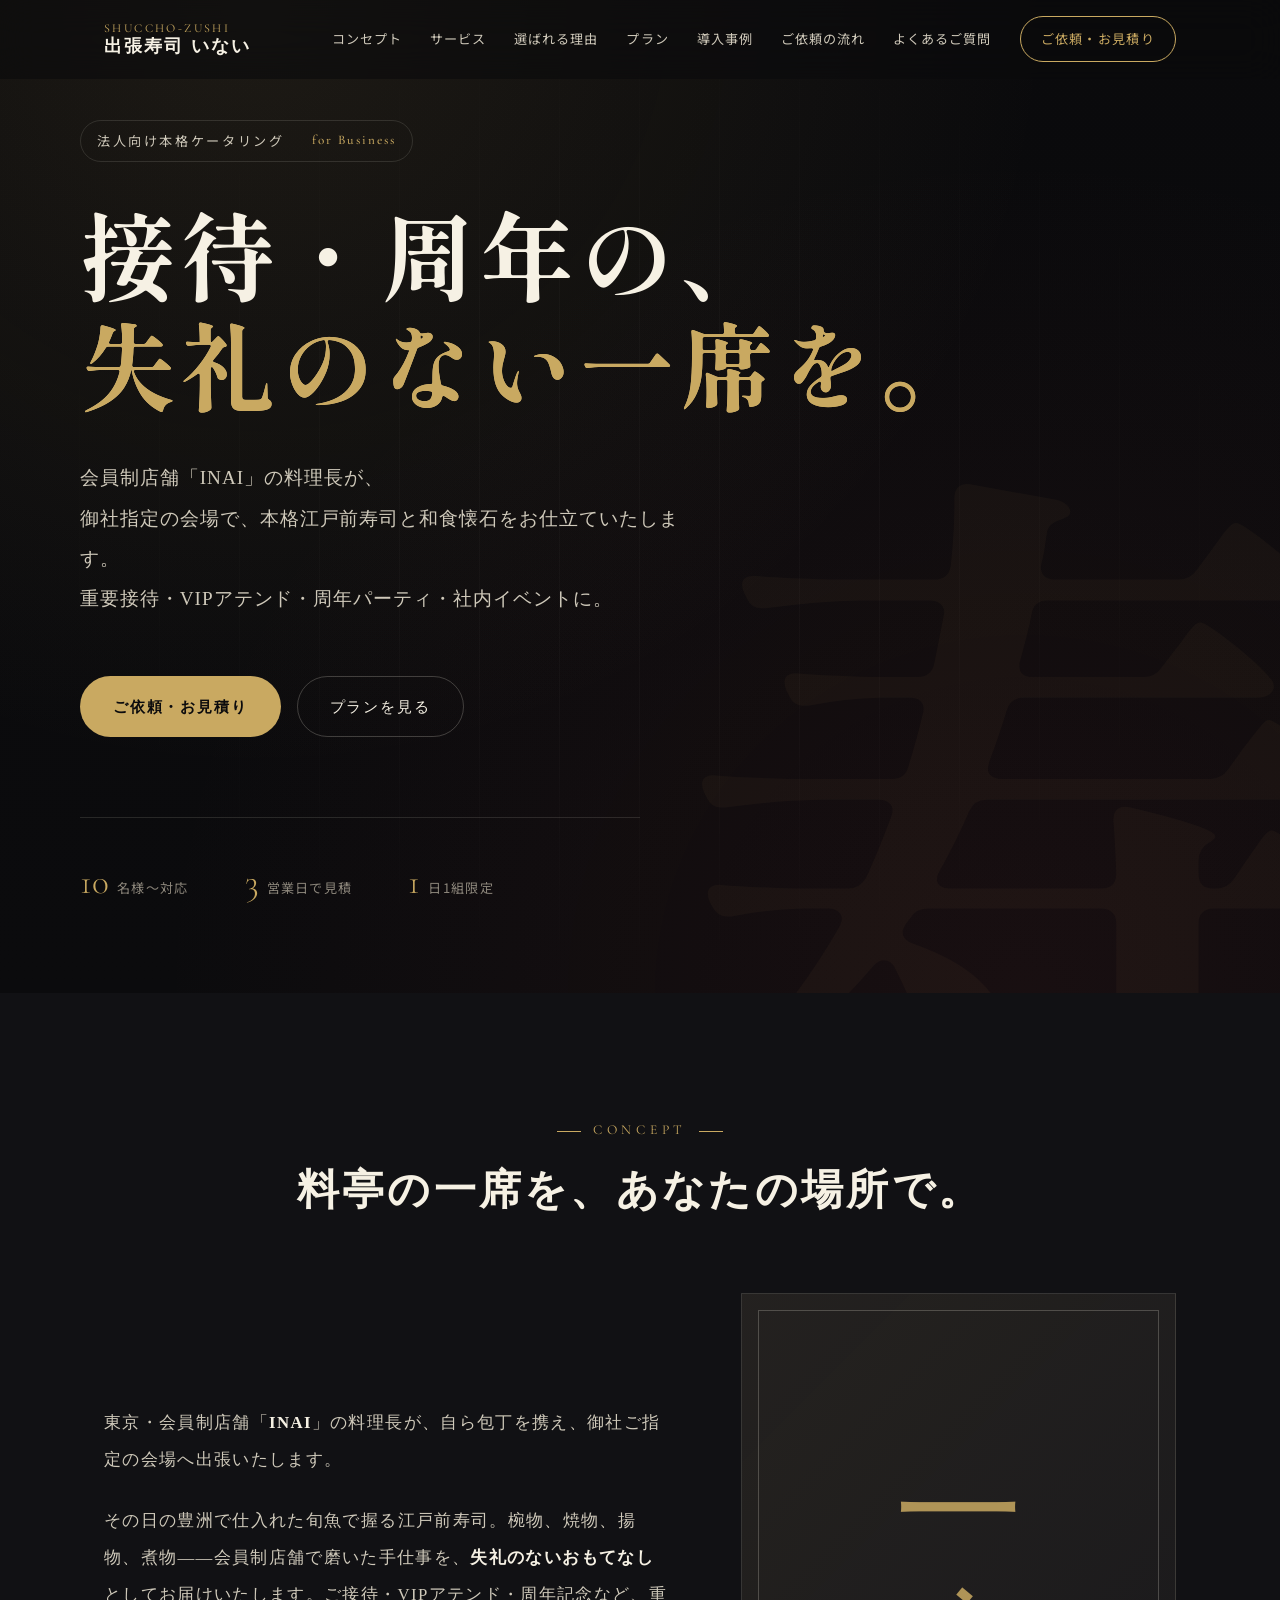
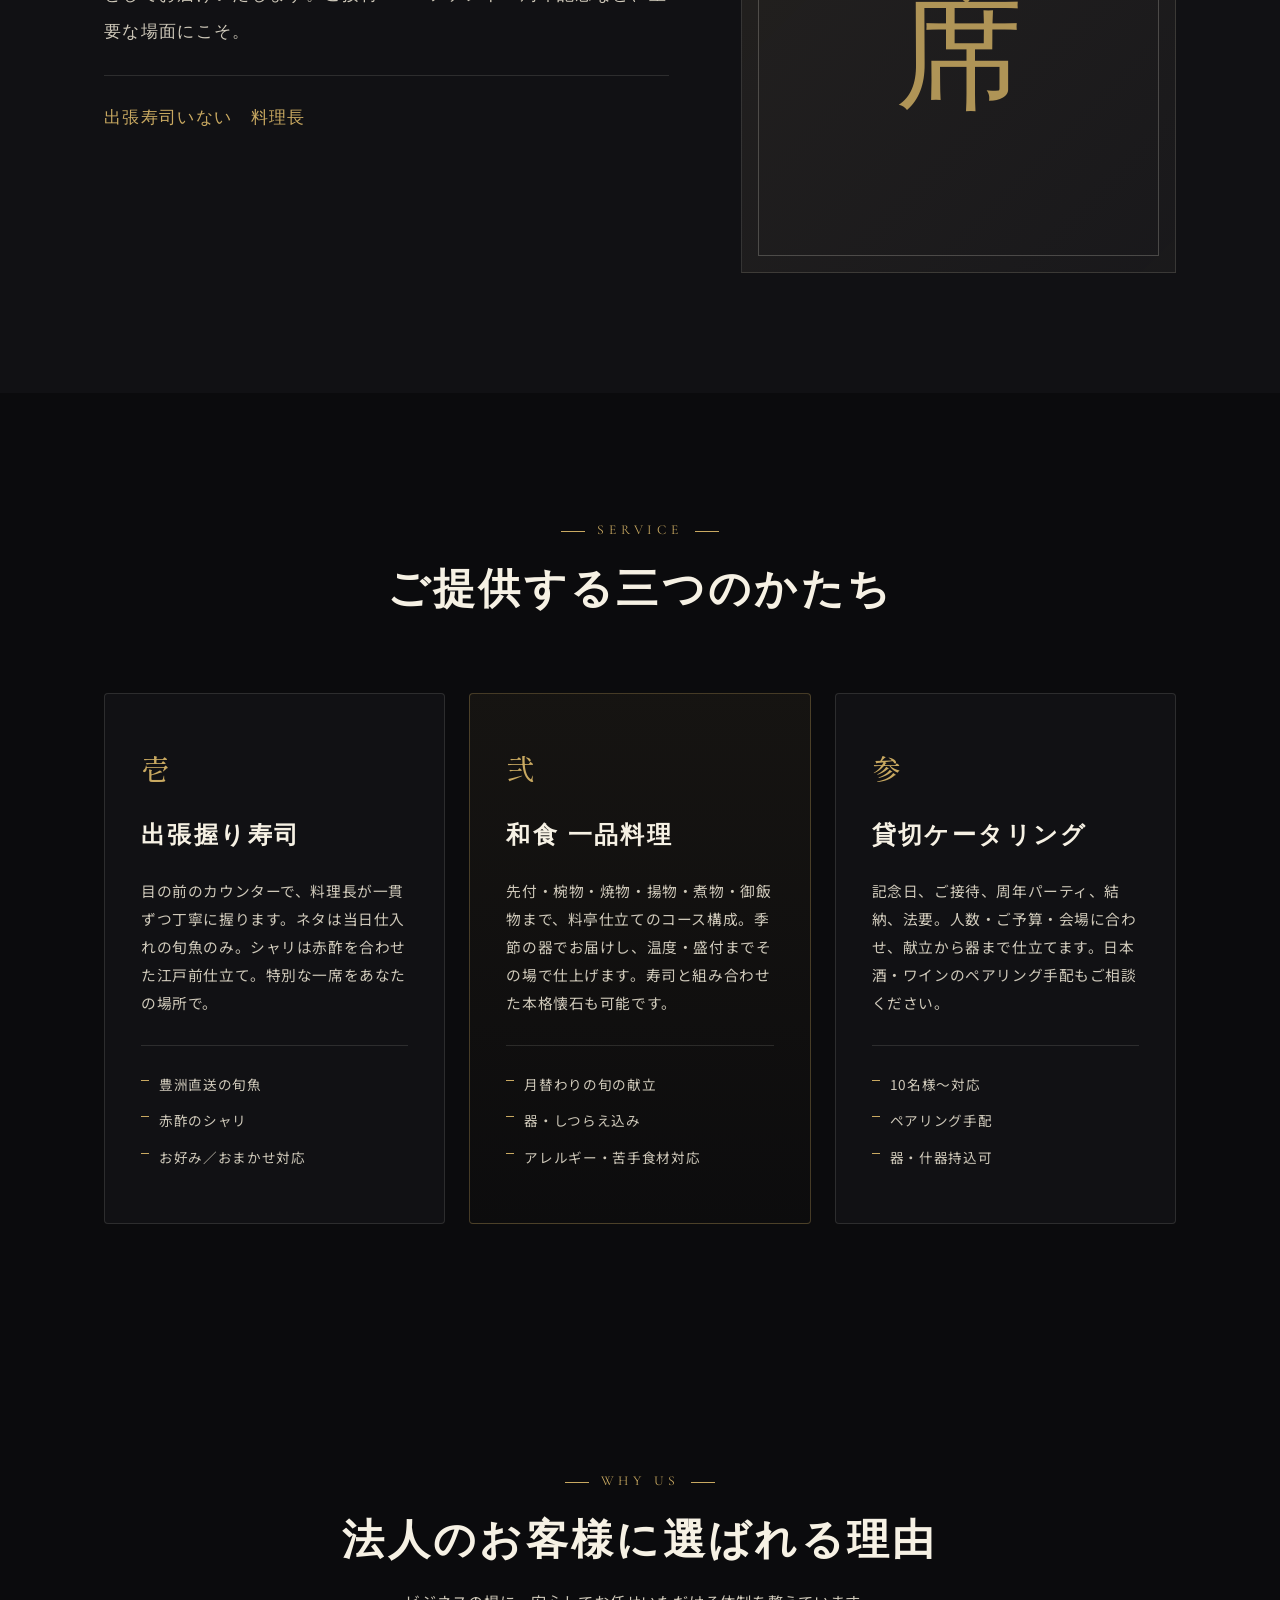
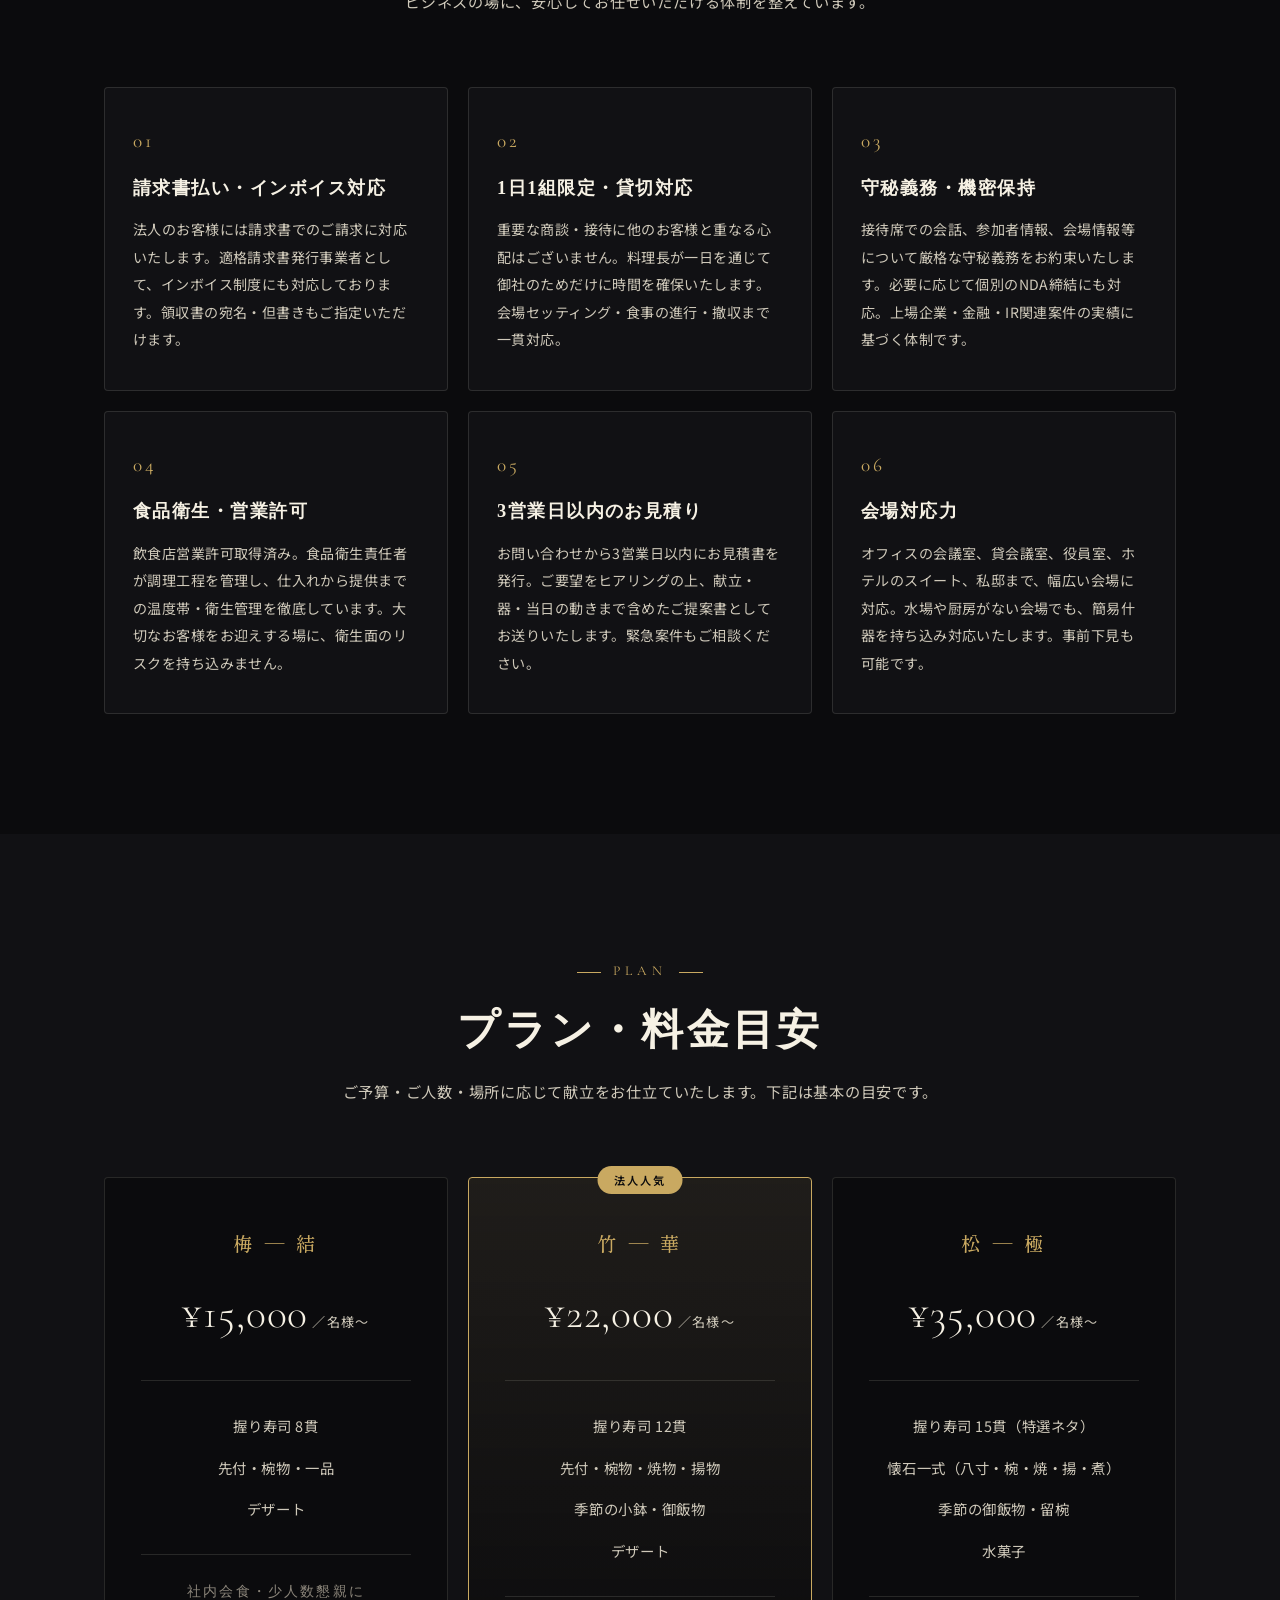
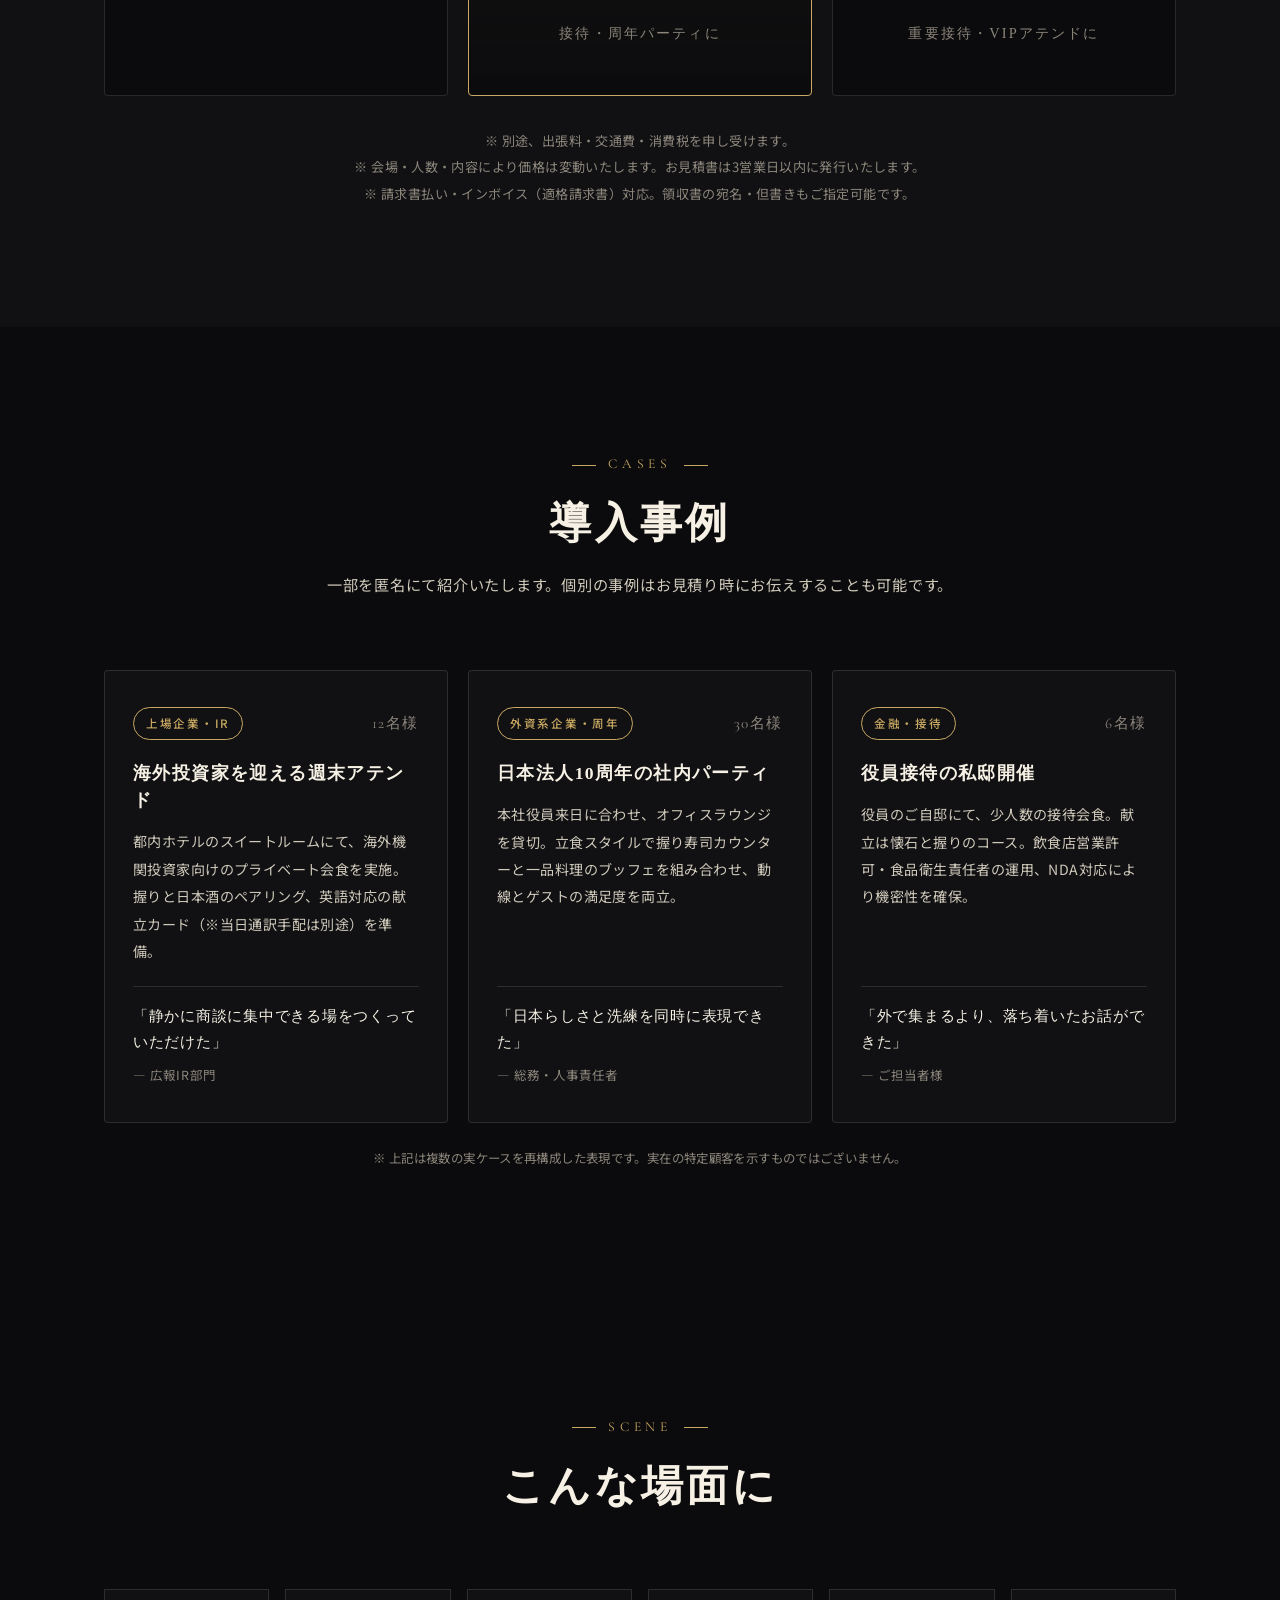
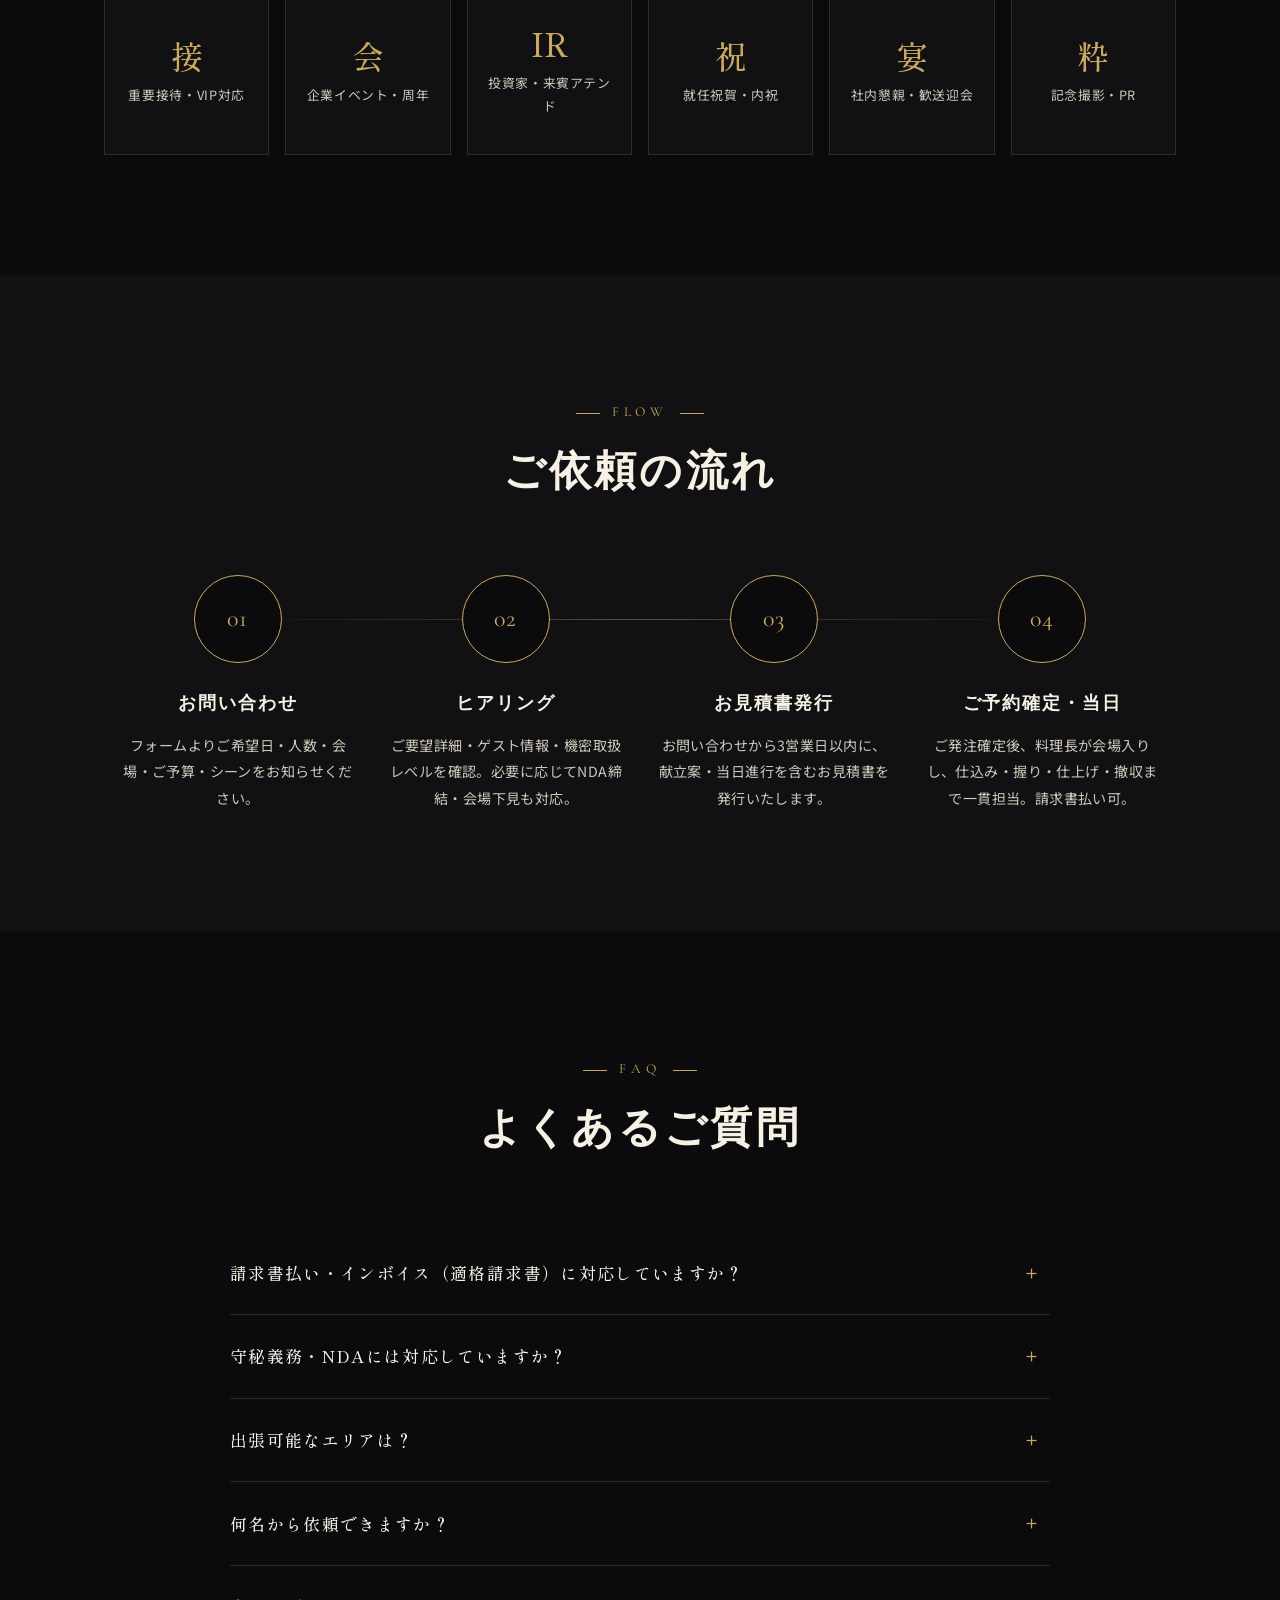
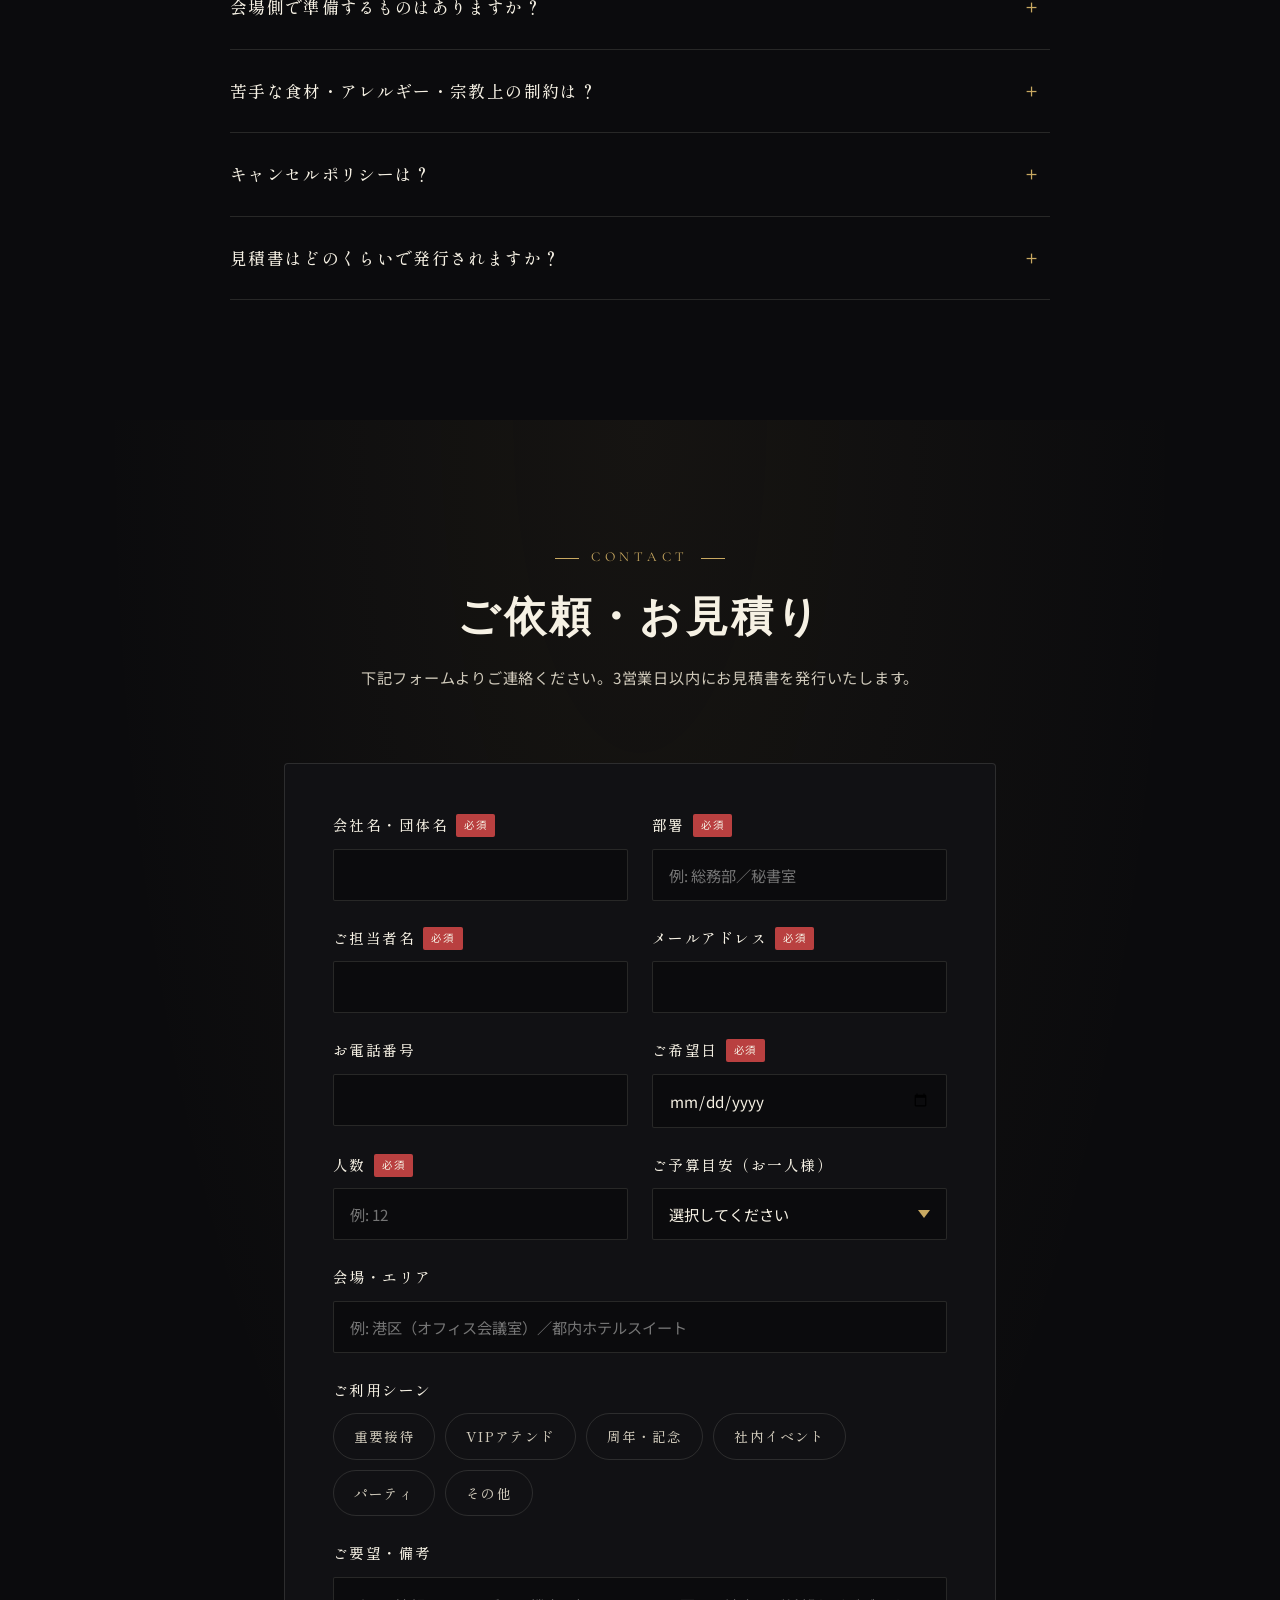
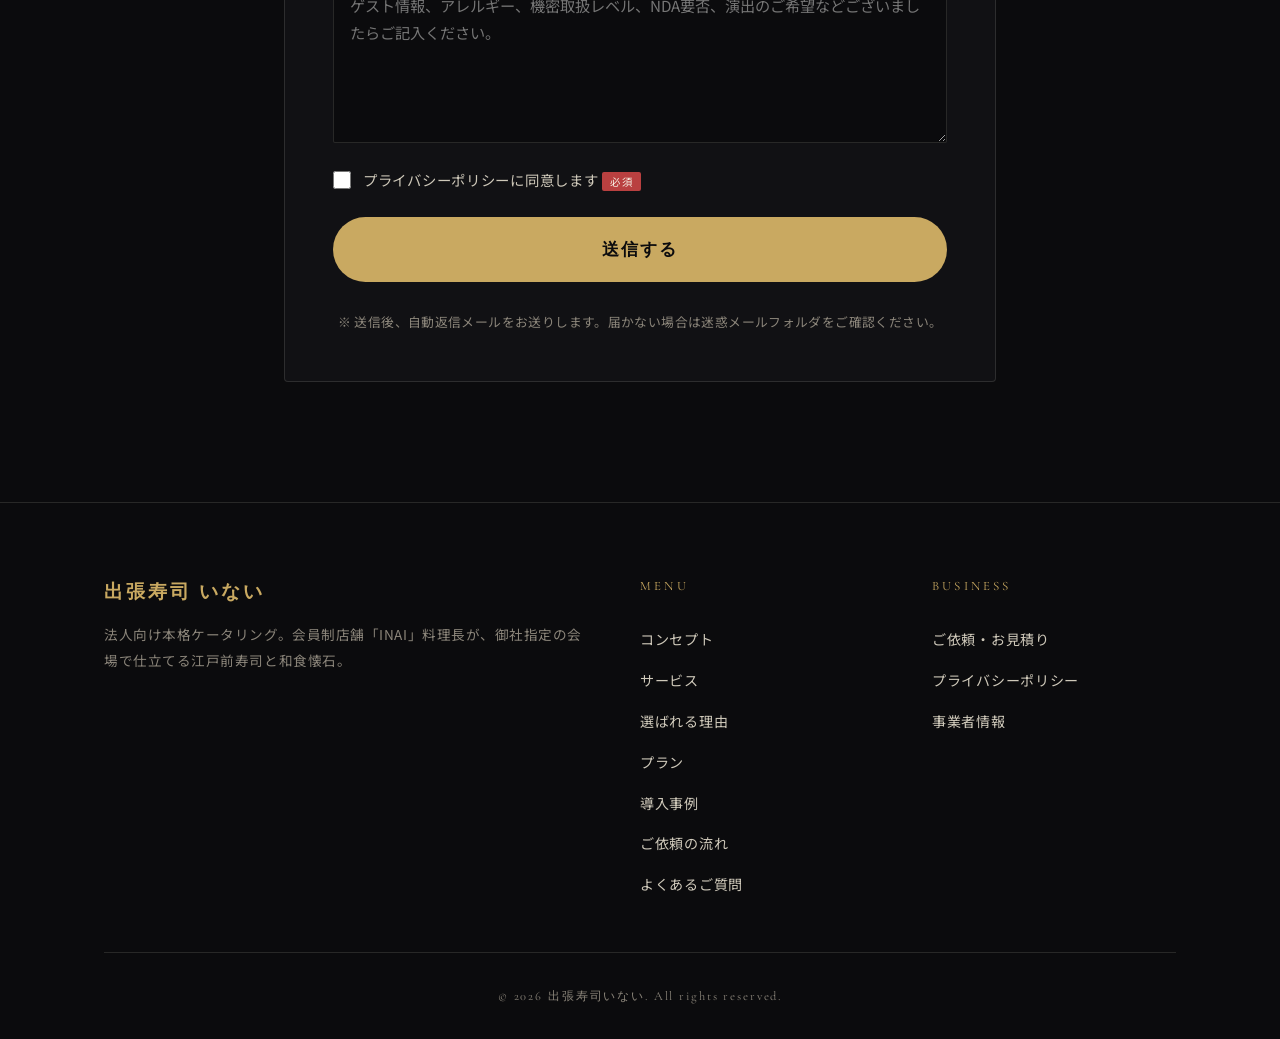
<file: catering/index.html>
<!DOCTYPE html>
<html lang="ja">
<head>
  <meta charset="UTF-8">
  <meta name="viewport" content="width=device-width, initial-scale=1.0, viewport-fit=cover">
  <title>出張寿司いない｜法人向け本格和食ケータリング・出張寿司｜会員制店舗INAI料理長</title>
  <meta name="description" content="重要接待・周年パーティ・VIPアテンドに。会員制店舗INAIの料理長が、本格江戸前寿司と和食の一品料理を御社指定の会場でご提供いたします。請求書払い対応・1日1組貸切・3営業日以内お見積り。">
  <meta name="theme-color" content="#0a0a0a">

  <!-- OGP -->
  <meta property="og:title" content="出張寿司いない｜法人向け本格和食ケータリング（会員制INAI料理長）">
  <meta property="og:description" content="重要接待・周年・VIPアテンドに。会員制店舗INAIの料理長が御社指定の会場で仕立てる、本格江戸前寿司と和食懐石。請求書払い対応。">
  <meta property="og:type" content="website">
  <meta property="og:locale" content="ja_JP">

  <link rel="preconnect" href="https://fonts.googleapis.com">
  <link rel="preconnect" href="https://fonts.gstatic.com" crossorigin>
  <link href="https://fonts.googleapis.com/css2?family=Shippori+Mincho+B1:wght@400;500;600;700;800&family=Noto+Sans+JP:wght@300;400;500;700&family=Cormorant+Garamond:ital,wght@0,300;0,400;0,500;1,300&display=swap" rel="stylesheet">
  <link rel="stylesheet" href="style.css">
</head>
<body>

  <!-- ===== Header ===== -->
  <header class="site-header" id="siteHeader">
    <div class="header-inner">
      <a href="#top" class="brand" aria-label="出張寿司いない">
        <span class="brand-en">Shuccho-Zushi</span>
        <span class="brand-jp">出張寿司 いない</span>
      </a>
      <nav class="nav-desktop">
        <a href="#concept">コンセプト</a>
        <a href="#service">サービス</a>
        <a href="#reason">選ばれる理由</a>
        <a href="#plan">プラン</a>
        <a href="#cases">導入事例</a>
        <a href="#flow">ご依頼の流れ</a>
        <a href="#faq">よくあるご質問</a>
        <a href="#contact" class="nav-cta">ご依頼・お見積り</a>
      </nav>
      <button class="nav-toggle" id="navToggle" aria-label="メニュー" aria-expanded="false">
        <span></span><span></span><span></span>
      </button>
    </div>
    <nav class="nav-mobile" id="navMobile">
      <a href="#concept">コンセプト</a>
      <a href="#service">サービス</a>
      <a href="#reason">選ばれる理由</a>
      <a href="#plan">プラン</a>
      <a href="#cases">導入事例</a>
      <a href="#flow">ご依頼の流れ</a>
      <a href="#faq">よくあるご質問</a>
      <a href="#contact" class="nav-cta">ご依頼・お見積り</a>
    </nav>
  </header>

  <main id="top">

    <!-- ===== Hero ===== -->
    <section class="hero">
      <div class="hero-bg" aria-hidden="true"></div>
      <div class="hero-inner">
        <p class="hero-eyebrow">法人向け本格ケータリング　<em>for Business</em></p>
        <h1 class="hero-title">
          <span>接待・周年の、</span>
          <span>失礼のない一席を。</span>
        </h1>
        <p class="hero-lead">
          会員制店舗「INAI」の料理長が、<br class="sp-hide">
          御社指定の会場で、本格江戸前寿司と和食懐石をお仕立ていたします。<br>
          重要接待・VIPアテンド・周年パーティ・社内イベントに。
        </p>
        <div class="hero-actions">
          <a href="#contact" class="btn btn-primary">ご依頼・お見積り</a>
          <a href="#plan" class="btn btn-ghost">プランを見る</a>
        </div>
        <div class="hero-meta">
          <div><span class="meta-num">10</span><span class="meta-label">名様〜対応</span></div>
          <div><span class="meta-num">3</span><span class="meta-label">営業日で見積</span></div>
          <div><span class="meta-num">1</span><span class="meta-label">日1組限定</span></div>
        </div>
      </div>
    </section>

    <!-- ===== Concept ===== -->
    <section class="section section-concept" id="concept">
      <div class="container">
        <div class="section-head">
          <p class="eyebrow">Concept</p>
          <h2 class="section-title">料亭の一席を、あなたの場所で。</h2>
        </div>
        <div class="concept-grid">
          <div class="concept-text">
            <p>
              東京・会員制店舗「<strong>INAI</strong>」の料理長が、自ら包丁を携え、御社ご指定の会場へ出張いたします。
            </p>
            <p>
              その日の豊洲で仕入れた旬魚で握る江戸前寿司。椀物、焼物、揚物、煮物——会員制店舗で磨いた手仕事を、<strong>失礼のないおもてなし</strong>としてお届けいたします。ご接待・VIPアテンド・周年記念など、重要な場面にこそ。
            </p>
            <p class="concept-sign">
              出張寿司いない　料理長
            </p>
          </div>
          <div class="concept-visual" aria-hidden="true">
            <div class="visual-frame">
              <div class="visual-inner">
                <span class="kanji">一</span>
                <span class="kanji">席</span>
              </div>
            </div>
          </div>
        </div>
      </div>
    </section>

    <!-- ===== Service ===== -->
    <section class="section section-service" id="service">
      <div class="container">
        <div class="section-head">
          <p class="eyebrow">Service</p>
          <h2 class="section-title">ご提供する三つのかたち</h2>
        </div>
        <div class="service-grid">
          <article class="service-card">
            <div class="service-num">壱</div>
            <h3>出張握り寿司</h3>
            <p>
              目の前のカウンターで、料理長が一貫ずつ丁寧に握ります。ネタは当日仕入れの旬魚のみ。シャリは赤酢を合わせた江戸前仕立て。特別な一席をあなたの場所で。
            </p>
            <ul class="service-points">
              <li>豊洲直送の旬魚</li>
              <li>赤酢のシャリ</li>
              <li>お好み／おまかせ対応</li>
            </ul>
          </article>
          <article class="service-card featured">
            <div class="service-num">弐</div>
            <h3>和食 一品料理</h3>
            <p>
              先付・椀物・焼物・揚物・煮物・御飯物まで、料亭仕立てのコース構成。季節の器でお届けし、温度・盛付までその場で仕上げます。寿司と組み合わせた本格懐石も可能です。
            </p>
            <ul class="service-points">
              <li>月替わりの旬の献立</li>
              <li>器・しつらえ込み</li>
              <li>アレルギー・苦手食材対応</li>
            </ul>
          </article>
          <article class="service-card">
            <div class="service-num">参</div>
            <h3>貸切ケータリング</h3>
            <p>
              記念日、ご接待、周年パーティ、結納、法要。人数・ご予算・会場に合わせ、献立から器まで仕立てます。日本酒・ワインのペアリング手配もご相談ください。
            </p>
            <ul class="service-points">
              <li>10名様〜対応</li>
              <li>ペアリング手配</li>
              <li>器・什器持込可</li>
            </ul>
          </article>
        </div>
      </div>
    </section>

    <!-- ===== Why us (法人向け信頼要素) ===== -->
    <section class="section section-reason" id="reason">
      <div class="container">
        <div class="section-head">
          <p class="eyebrow">Why Us</p>
          <h2 class="section-title">法人のお客様に選ばれる理由</h2>
          <p class="section-sub">ビジネスの場に、安心してお任せいただける体制を整えています。</p>
        </div>
        <div class="reason-grid">
          <article class="reason-card">
            <div class="reason-num">01</div>
            <h3>請求書払い・インボイス対応</h3>
            <p>法人のお客様には請求書でのご請求に対応いたします。適格請求書発行事業者として、インボイス制度にも対応しております。領収書の宛名・但書きもご指定いただけます。</p>
          </article>
          <article class="reason-card">
            <div class="reason-num">02</div>
            <h3>1日1組限定・貸切対応</h3>
            <p>重要な商談・接待に他のお客様と重なる心配はございません。料理長が一日を通じて御社のためだけに時間を確保いたします。会場セッティング・食事の進行・撤収まで一貫対応。</p>
          </article>
          <article class="reason-card">
            <div class="reason-num">03</div>
            <h3>守秘義務・機密保持</h3>
            <p>接待席での会話、参加者情報、会場情報等について厳格な守秘義務をお約束いたします。必要に応じて個別のNDA締結にも対応。上場企業・金融・IR関連案件の実績に基づく体制です。</p>
          </article>
          <article class="reason-card">
            <div class="reason-num">04</div>
            <h3>食品衛生・営業許可</h3>
            <p>飲食店営業許可取得済み。食品衛生責任者が調理工程を管理し、仕入れから提供までの温度帯・衛生管理を徹底しています。大切なお客様をお迎えする場に、衛生面のリスクを持ち込みません。</p>
          </article>
          <article class="reason-card">
            <div class="reason-num">05</div>
            <h3>3営業日以内のお見積り</h3>
            <p>お問い合わせから3営業日以内にお見積書を発行。ご要望をヒアリングの上、献立・器・当日の動きまで含めたご提案書としてお送りいたします。緊急案件もご相談ください。</p>
          </article>
          <article class="reason-card">
            <div class="reason-num">06</div>
            <h3>会場対応力</h3>
            <p>オフィスの会議室、貸会議室、役員室、ホテルのスイート、私邸まで、幅広い会場に対応。水場や厨房がない会場でも、簡易什器を持ち込み対応いたします。事前下見も可能です。</p>
          </article>
        </div>
      </div>
    </section>

    <!-- ===== Plan ===== -->
    <section class="section section-plan" id="plan">
      <div class="container">
        <div class="section-head">
          <p class="eyebrow">Plan</p>
          <h2 class="section-title">プラン・料金目安</h2>
          <p class="section-sub">ご予算・ご人数・場所に応じて献立をお仕立ていたします。下記は基本の目安です。</p>
        </div>

        <div class="plan-grid">
          <article class="plan-card">
            <header>
              <p class="plan-label">梅 — 結</p>
              <p class="plan-price"><span class="price-num">¥15,000</span><span class="price-unit">／名様〜</span></p>
            </header>
            <ul class="plan-list">
              <li>握り寿司 8貫</li>
              <li>先付・椀物・一品</li>
              <li>デザート</li>
            </ul>
            <p class="plan-note">社内会食・少人数懇親に</p>
          </article>

          <article class="plan-card plan-featured">
            <span class="plan-badge">法人人気</span>
            <header>
              <p class="plan-label">竹 — 華</p>
              <p class="plan-price"><span class="price-num">¥22,000</span><span class="price-unit">／名様〜</span></p>
            </header>
            <ul class="plan-list">
              <li>握り寿司 12貫</li>
              <li>先付・椀物・焼物・揚物</li>
              <li>季節の小鉢・御飯物</li>
              <li>デザート</li>
            </ul>
            <p class="plan-note">接待・周年パーティに</p>
          </article>

          <article class="plan-card">
            <header>
              <p class="plan-label">松 — 極</p>
              <p class="plan-price"><span class="price-num">¥35,000</span><span class="price-unit">／名様〜</span></p>
            </header>
            <ul class="plan-list">
              <li>握り寿司 15貫（特選ネタ）</li>
              <li>懐石一式（八寸・椀・焼・揚・煮）</li>
              <li>季節の御飯物・留椀</li>
              <li>水菓子</li>
            </ul>
            <p class="plan-note">重要接待・VIPアテンドに</p>
          </article>
        </div>

        <p class="plan-caveat">
          ※ 別途、出張料・交通費・消費税を申し受けます。<br>
          ※ 会場・人数・内容により価格は変動いたします。お見積書は3営業日以内に発行いたします。<br>
          ※ 請求書払い・インボイス（適格請求書）対応。領収書の宛名・但書きもご指定可能です。
        </p>
      </div>
    </section>

    <!-- ===== Cases ===== -->
    <section class="section section-cases" id="cases">
      <div class="container">
        <div class="section-head">
          <p class="eyebrow">Cases</p>
          <h2 class="section-title">導入事例</h2>
          <p class="section-sub">一部を匿名にて紹介いたします。個別の事例はお見積り時にお伝えすることも可能です。</p>
        </div>
        <div class="case-grid">
          <article class="case-card">
            <header class="case-meta">
              <span class="case-tag">上場企業・IR</span>
              <span class="case-size">12名様</span>
            </header>
            <h3 class="case-title">海外投資家を迎える週末アテンド</h3>
            <p class="case-body">
              都内ホテルのスイートルームにて、海外機関投資家向けのプライベート会食を実施。握りと日本酒のペアリング、英語対応の献立カード（※当日通訳手配は別途）を準備。
            </p>
            <p class="case-quote">「静かに商談に集中できる場をつくっていただけた」<span class="case-from">— 広報IR部門</span></p>
          </article>

          <article class="case-card">
            <header class="case-meta">
              <span class="case-tag">外資系企業・周年</span>
              <span class="case-size">30名様</span>
            </header>
            <h3 class="case-title">日本法人10周年の社内パーティ</h3>
            <p class="case-body">
              本社役員来日に合わせ、オフィスラウンジを貸切。立食スタイルで握り寿司カウンターと一品料理のブッフェを組み合わせ、動線とゲストの満足度を両立。
            </p>
            <p class="case-quote">「日本らしさと洗練を同時に表現できた」<span class="case-from">— 総務・人事責任者</span></p>
          </article>

          <article class="case-card">
            <header class="case-meta">
              <span class="case-tag">金融・接待</span>
              <span class="case-size">6名様</span>
            </header>
            <h3 class="case-title">役員接待の私邸開催</h3>
            <p class="case-body">
              役員のご自邸にて、少人数の接待会食。献立は懐石と握りのコース。飲食店営業許可・食品衛生責任者の運用、NDA対応により機密性を確保。
            </p>
            <p class="case-quote">「外で集まるより、落ち着いたお話ができた」<span class="case-from">— ご担当者様</span></p>
          </article>
        </div>
        <p class="case-note">※ 上記は複数の実ケースを再構成した表現です。実在の特定顧客を示すものではございません。</p>
      </div>
    </section>

    <!-- ===== Use cases ===== -->
    <section class="section section-scene">
      <div class="container">
        <div class="section-head">
          <p class="eyebrow">Scene</p>
          <h2 class="section-title">こんな場面に</h2>
        </div>
        <div class="scene-grid">
          <div class="scene-item"><span>接</span><p>重要接待・VIP対応</p></div>
          <div class="scene-item"><span>会</span><p>企業イベント・周年</p></div>
          <div class="scene-item"><span>IR</span><p>投資家・来賓アテンド</p></div>
          <div class="scene-item"><span>祝</span><p>就任祝賀・内祝</p></div>
          <div class="scene-item"><span>宴</span><p>社内懇親・歓送迎会</p></div>
          <div class="scene-item"><span>粋</span><p>記念撮影・PR</p></div>
        </div>
      </div>
    </section>

    <!-- ===== Flow ===== -->
    <section class="section section-flow" id="flow">
      <div class="container">
        <div class="section-head">
          <p class="eyebrow">Flow</p>
          <h2 class="section-title">ご依頼の流れ</h2>
        </div>
        <ol class="flow-list">
          <li>
            <span class="flow-step">01</span>
            <h3>お問い合わせ</h3>
            <p>フォームよりご希望日・人数・会場・ご予算・シーンをお知らせください。</p>
          </li>
          <li>
            <span class="flow-step">02</span>
            <h3>ヒアリング</h3>
            <p>ご要望詳細・ゲスト情報・機密取扱レベルを確認。必要に応じてNDA締結・会場下見も対応。</p>
          </li>
          <li>
            <span class="flow-step">03</span>
            <h3>お見積書発行</h3>
            <p>お問い合わせから3営業日以内に、献立案・当日進行を含むお見積書を発行いたします。</p>
          </li>
          <li>
            <span class="flow-step">04</span>
            <h3>ご予約確定・当日</h3>
            <p>ご発注確定後、料理長が会場入りし、仕込み・握り・仕上げ・撤収まで一貫担当。請求書払い可。</p>
          </li>
        </ol>
      </div>
    </section>

    <!-- ===== FAQ ===== -->
    <section class="section section-faq" id="faq">
      <div class="container">
        <div class="section-head">
          <p class="eyebrow">FAQ</p>
          <h2 class="section-title">よくあるご質問</h2>
        </div>
        <div class="faq-list">
          <details>
            <summary>請求書払い・インボイス（適格請求書）に対応していますか？</summary>
            <p>対応しております。法人のお客様には請求書でのご請求を基本とし、適格請求書発行事業者として登録番号を記載した適格請求書を発行いたします。領収書の宛名・但書きのご指定も承ります。</p>
          </details>
          <details>
            <summary>守秘義務・NDAには対応していますか？</summary>
            <p>すべての案件について厳格な守秘義務をお約束しております。個別のNDA締結にも対応いたしますので、お問い合わせ時にその旨お知らせください。ゲスト情報・会場情報・会話内容について第三者への開示は一切行いません。</p>
          </details>
          <details>
            <summary>出張可能なエリアは？</summary>
            <p>東京23区内を基本とし、都下・近郊（神奈川・埼玉・千葉の一部）へも対応可能です。別途出張費を申し受けます。ホテル・オフィス・貸会議室・私邸等、会場形態を問わず対応いたします。</p>
          </details>
          <details>
            <summary>何名から依頼できますか？</summary>
            <p>原則10名様からお受けしております。人数・内容によっては少人数でもご相談可能です。1日1組限定で承ります。</p>
          </details>
          <details>
            <summary>会場側で準備するものはありますか？</summary>
            <p>作業スペース、水場（シンク）、冷蔵スペース、電源をご用意いただけますとスムーズです。会議室等で水場が無い場合も簡易什器を持参し対応いたします。事前の会場下見にも対応可能です。</p>
          </details>
          <details>
            <summary>苦手な食材・アレルギー・宗教上の制約は？</summary>
            <p>事前にお知らせいただければ対応いたします。ヴィーガン・グルテンフリー・ハラル等、ゲストのご事情に合わせた献立をご提案いたします。海外からのゲスト対応実績もございます。</p>
          </details>
          <details>
            <summary>キャンセルポリシーは？</summary>
            <p>前日50%・当日100%のキャンセル料を申し受けます。天候・交通等のやむを得ない事情による日程変更はご相談ください。詳細はお見積り時にご案内いたします。</p>
          </details>
          <details>
            <summary>見積書はどのくらいで発行されますか？</summary>
            <p>お問い合わせから3営業日以内を目安に発行いたします。献立案・当日の進行・オプション見積りを含む提案書形式でお送りいたします。緊急案件はその旨フォームにご記入ください。</p>
          </details>
        </div>
      </div>
    </section>

    <!-- ===== Contact form ===== -->
    <section class="section section-contact" id="contact">
      <div class="container container-narrow">
        <div class="section-head">
          <p class="eyebrow">Contact</p>
          <h2 class="section-title">ご依頼・お見積り</h2>
          <p class="section-sub">下記フォームよりご連絡ください。3営業日以内にお見積書を発行いたします。</p>
        </div>

        <form class="contact-form" id="contactForm" novalidate>
          <div class="field-row">
            <div class="field">
              <label for="company">会社名・団体名 <span class="req">必須</span></label>
              <input type="text" id="company" name="company" autocomplete="organization" required>
            </div>
            <div class="field">
              <label for="department">部署 <span class="req">必須</span></label>
              <input type="text" id="department" name="department" autocomplete="organization-title" placeholder="例: 総務部／秘書室" required>
            </div>
          </div>

          <div class="field-row">
            <div class="field">
              <label for="name">ご担当者名 <span class="req">必須</span></label>
              <input type="text" id="name" name="name" autocomplete="name" required>
            </div>
            <div class="field">
              <label for="email">メールアドレス <span class="req">必須</span></label>
              <input type="email" id="email" name="email" autocomplete="email" required>
            </div>
          </div>

          <div class="field-row">
            <div class="field">
              <label for="tel">お電話番号</label>
              <input type="tel" id="tel" name="tel" autocomplete="tel" inputmode="tel">
            </div>
            <div class="field">
              <label for="date">ご希望日 <span class="req">必須</span></label>
              <input type="date" id="date" name="date" required>
            </div>
          </div>

          <div class="field-row">
            <div class="field">
              <label for="people">人数 <span class="req">必須</span></label>
              <input type="number" id="people" name="people" min="1" inputmode="numeric" placeholder="例: 12" required>
            </div>
            <div class="field">
              <label for="budget">ご予算目安（お一人様）</label>
              <select id="budget" name="budget">
                <option value="">選択してください</option>
                <option value="15000">¥15,000前後</option>
                <option value="22000">¥22,000前後</option>
                <option value="35000">¥35,000前後</option>
                <option value="50000">¥50,000以上</option>
                <option value="consult">ご相談</option>
              </select>
            </div>
          </div>

          <div class="field">
            <label for="place">会場・エリア</label>
            <input type="text" id="place" name="place" placeholder="例: 港区（オフィス会議室）／都内ホテルスイート">
          </div>

          <div class="field">
            <label>ご利用シーン</label>
            <div class="chip-group">
              <label class="chip"><input type="checkbox" name="scene" value="entertainment"><span>重要接待</span></label>
              <label class="chip"><input type="checkbox" name="scene" value="vip"><span>VIPアテンド</span></label>
              <label class="chip"><input type="checkbox" name="scene" value="anniversary"><span>周年・記念</span></label>
              <label class="chip"><input type="checkbox" name="scene" value="event"><span>社内イベント</span></label>
              <label class="chip"><input type="checkbox" name="scene" value="party"><span>パーティ</span></label>
              <label class="chip"><input type="checkbox" name="scene" value="other"><span>その他</span></label>
            </div>
          </div>

          <div class="field">
            <label for="message">ご要望・備考</label>
            <textarea id="message" name="message" rows="5" placeholder="ゲスト情報、アレルギー、機密取扱レベル、NDA要否、演出のご希望などございましたらご記入ください。"></textarea>
          </div>

          <label class="agree">
            <input type="checkbox" id="agree" required>
            <span><a href="privacy.html" target="_blank" rel="noopener">プライバシーポリシー</a>に同意します <span class="req">必須</span></span>
          </label>

          <button type="submit" class="btn btn-primary btn-lg" id="submitBtn">送信する</button>
          <p class="form-note">※ 送信後、自動返信メールをお送りします。届かない場合は迷惑メールフォルダをご確認ください。</p>
        </form>

        <div class="form-success" id="formSuccess" hidden>
          <p class="success-mark">承</p>
          <h3>お問い合わせを受け付けました</h3>
          <p>ご入力いただいたメールアドレス宛に、確認メールをお送りしました。<br>3営業日以内にお見積書を発行いたします。</p>
        </div>
      </div>
    </section>

  </main>

  <!-- ===== Footer ===== -->
  <footer class="site-footer">
    <div class="container">
      <div class="footer-grid">
        <div>
          <p class="footer-brand">出張寿司 いない</p>
          <p class="footer-desc">法人向け本格ケータリング。会員制店舗「INAI」料理長が、御社指定の会場で仕立てる江戸前寿司と和食懐石。</p>
        </div>
        <div>
          <p class="footer-heading">Menu</p>
          <ul>
            <li><a href="#concept">コンセプト</a></li>
            <li><a href="#service">サービス</a></li>
            <li><a href="#reason">選ばれる理由</a></li>
            <li><a href="#plan">プラン</a></li>
            <li><a href="#cases">導入事例</a></li>
            <li><a href="#flow">ご依頼の流れ</a></li>
            <li><a href="#faq">よくあるご質問</a></li>
          </ul>
        </div>
        <div>
          <p class="footer-heading">Business</p>
          <ul>
            <li><a href="#contact">ご依頼・お見積り</a></li>
            <li><a href="privacy.html">プライバシーポリシー</a></li>
            <li><a href="legal.html">事業者情報</a></li>
          </ul>
        </div>
      </div>
      <p class="copyright">© <span id="year"></span> 出張寿司いない. All rights reserved.</p>
    </div>
  </footer>

  <script src="script.js"></script>
</body>
</html>
</file>
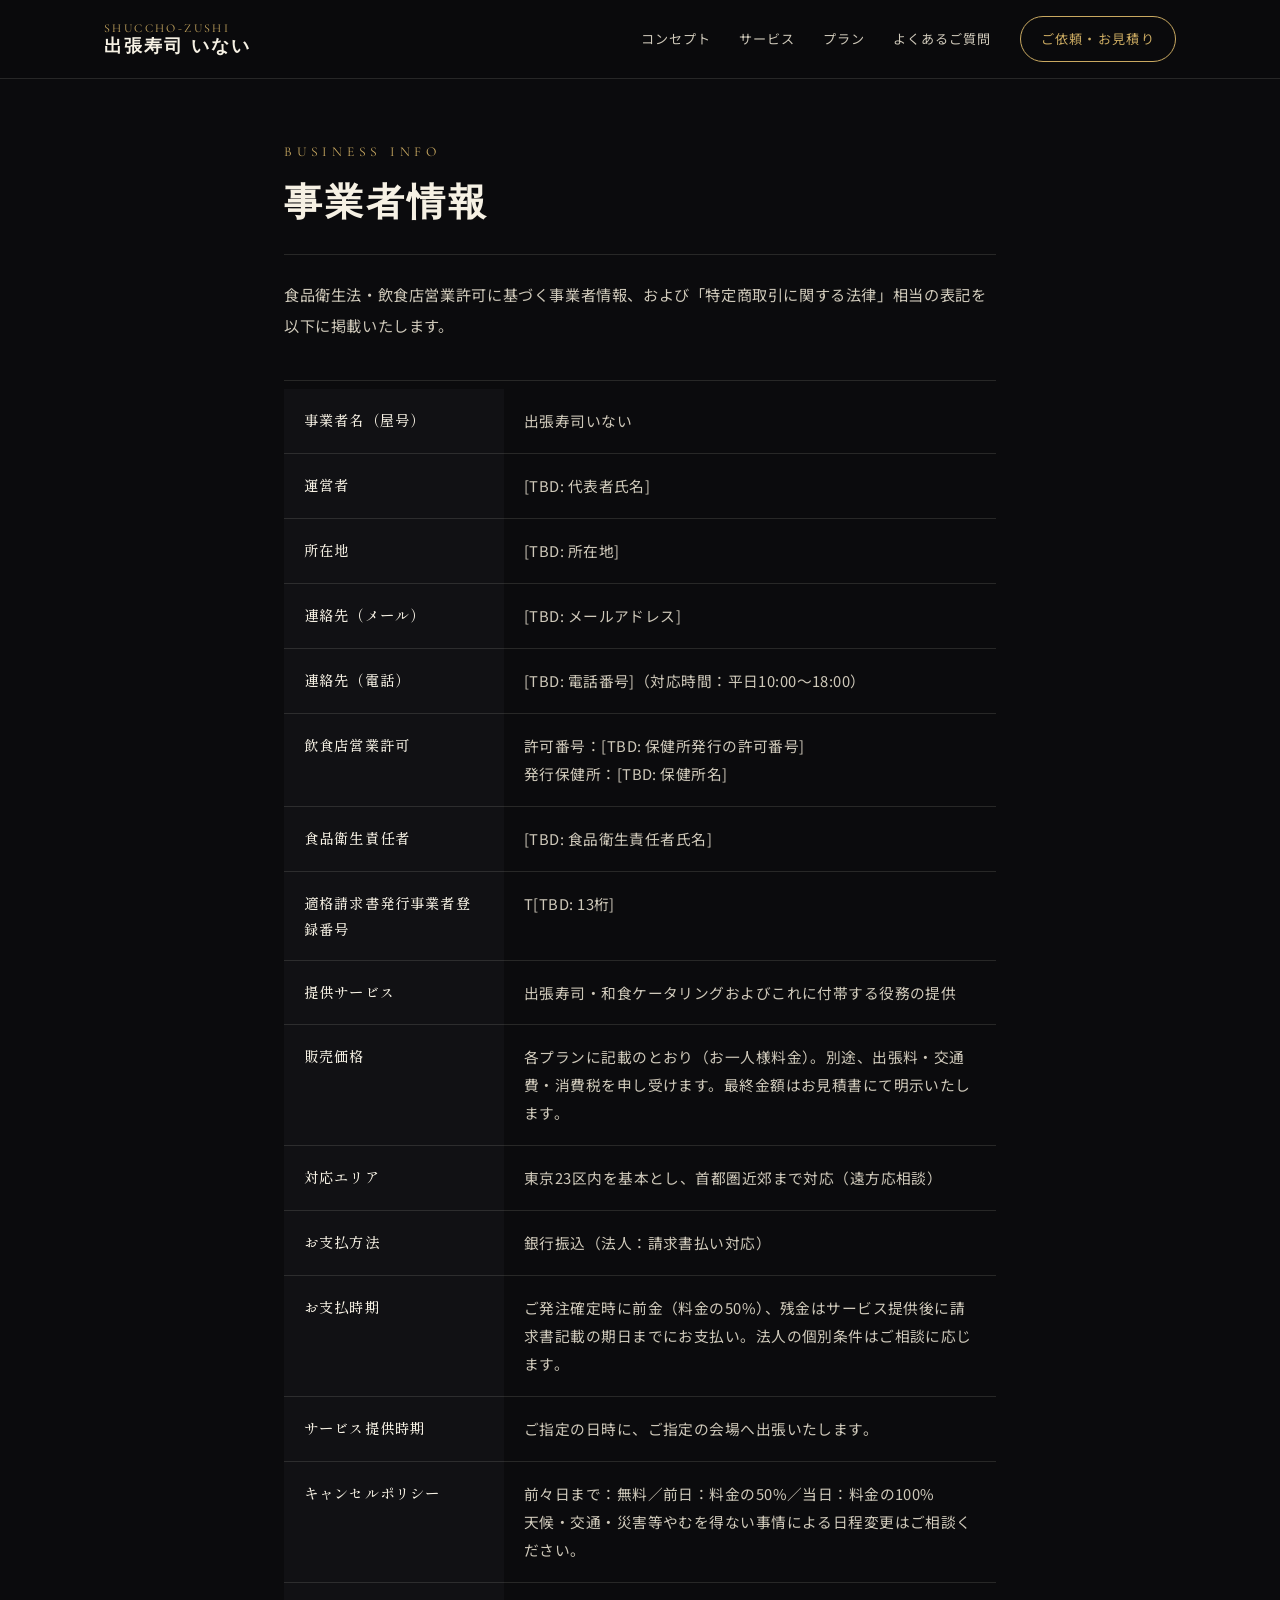
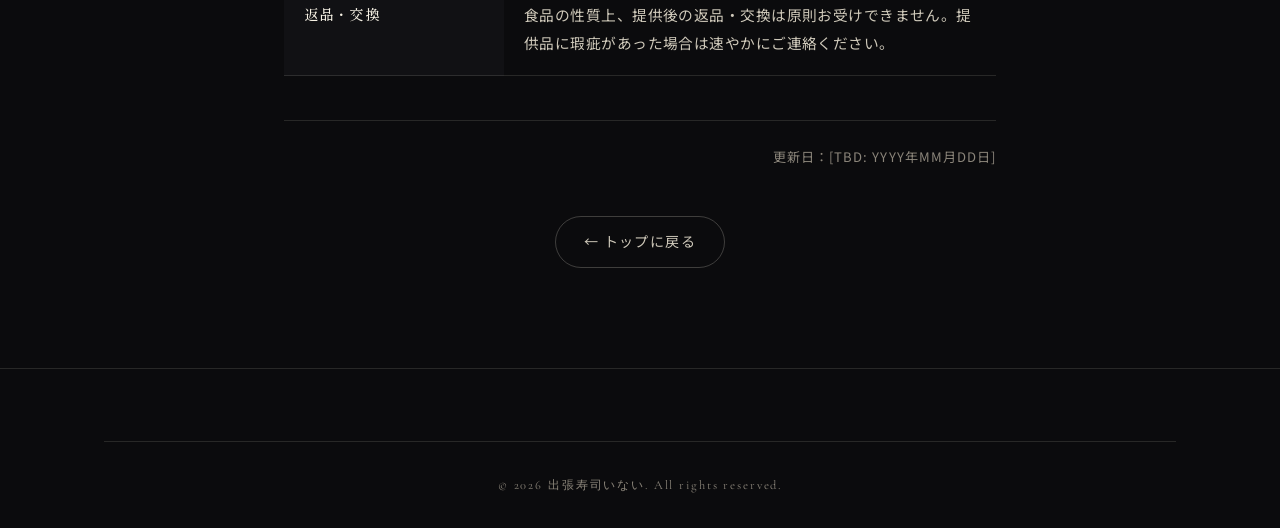
<file: catering/legal.html>
<!DOCTYPE html>
<html lang="ja">
<head>
  <meta charset="UTF-8">
  <meta name="viewport" content="width=device-width, initial-scale=1.0, viewport-fit=cover">
  <title>事業者情報｜出張寿司いない</title>
  <meta name="description" content="出張寿司いないの事業者情報。">
  <meta name="robots" content="noindex">
  <meta name="theme-color" content="#0a0a0a">
  <link rel="preconnect" href="https://fonts.googleapis.com">
  <link rel="preconnect" href="https://fonts.gstatic.com" crossorigin>
  <link href="https://fonts.googleapis.com/css2?family=Shippori+Mincho+B1:wght@400;500;600;700;800&family=Noto+Sans+JP:wght@300;400;500;700&family=Cormorant+Garamond:ital,wght@0,300;0,400;0,500;1,300&display=swap" rel="stylesheet">
  <link rel="stylesheet" href="style.css">
</head>
<body>

  <header class="site-header is-scrolled">
    <div class="header-inner">
      <a href="index.html" class="brand">
        <span class="brand-en">Shuccho-Zushi</span>
        <span class="brand-jp">出張寿司 いない</span>
      </a>
      <nav class="nav-desktop">
        <a href="index.html#concept">コンセプト</a>
        <a href="index.html#service">サービス</a>
        <a href="index.html#plan">プラン</a>
        <a href="index.html#faq">よくあるご質問</a>
        <a href="index.html#contact" class="nav-cta">ご依頼・お見積り</a>
      </nav>
    </div>
  </header>

  <main class="legal-page">
    <div class="container container-narrow">
      <p class="eyebrow">Business Info</p>
      <h1 class="legal-title">事業者情報</h1>
      <p class="legal-lead">
        食品衛生法・飲食店営業許可に基づく事業者情報、および「特定商取引に関する法律」相当の表記を以下に掲載いたします。
      </p>

      <section class="legal-section">
        <dl class="legal-dl legal-dl-table">
          <dt>事業者名（屋号）</dt>
          <dd>出張寿司いない</dd>

          <dt>運営者</dt>
          <dd>[TBD: 代表者氏名]</dd>

          <dt>所在地</dt>
          <dd>[TBD: 所在地]</dd>

          <dt>連絡先（メール）</dt>
          <dd>[TBD: メールアドレス]</dd>

          <dt>連絡先（電話）</dt>
          <dd>[TBD: 電話番号]（対応時間：平日10:00〜18:00）</dd>

          <dt>飲食店営業許可</dt>
          <dd>許可番号：[TBD: 保健所発行の許可番号]<br>発行保健所：[TBD: 保健所名]</dd>

          <dt>食品衛生責任者</dt>
          <dd>[TBD: 食品衛生責任者氏名]</dd>

          <dt>適格請求書発行事業者登録番号</dt>
          <dd>T[TBD: 13桁]</dd>

          <dt>提供サービス</dt>
          <dd>出張寿司・和食ケータリングおよびこれに付帯する役務の提供</dd>

          <dt>販売価格</dt>
          <dd>各プランに記載のとおり（お一人様料金）。別途、出張料・交通費・消費税を申し受けます。最終金額はお見積書にて明示いたします。</dd>

          <dt>対応エリア</dt>
          <dd>東京23区内を基本とし、首都圏近郊まで対応（遠方応相談）</dd>

          <dt>お支払方法</dt>
          <dd>銀行振込（法人：請求書払い対応）</dd>

          <dt>お支払時期</dt>
          <dd>ご発注確定時に前金（料金の50%）、残金はサービス提供後に請求書記載の期日までにお支払い。法人の個別条件はご相談に応じます。</dd>

          <dt>サービス提供時期</dt>
          <dd>ご指定の日時に、ご指定の会場へ出張いたします。</dd>

          <dt>キャンセルポリシー</dt>
          <dd>前々日まで：無料／前日：料金の50%／当日：料金の100%<br>天候・交通・災害等やむを得ない事情による日程変更はご相談ください。</dd>

          <dt>返品・交換</dt>
          <dd>食品の性質上、提供後の返品・交換は原則お受けできません。提供品に瑕疵があった場合は速やかにご連絡ください。</dd>
        </dl>
      </section>

      <p class="legal-updated">更新日：[TBD: YYYY年MM月DD日]</p>

      <p class="legal-back">
        <a href="index.html">← トップに戻る</a>
      </p>
    </div>
  </main>

  <footer class="site-footer">
    <div class="container">
      <p class="copyright">© <span id="year"></span> 出張寿司いない. All rights reserved.</p>
    </div>
  </footer>

  <script>
    document.getElementById('year').textContent = new Date().getFullYear();
  </script>
</body>
</html>
</file>
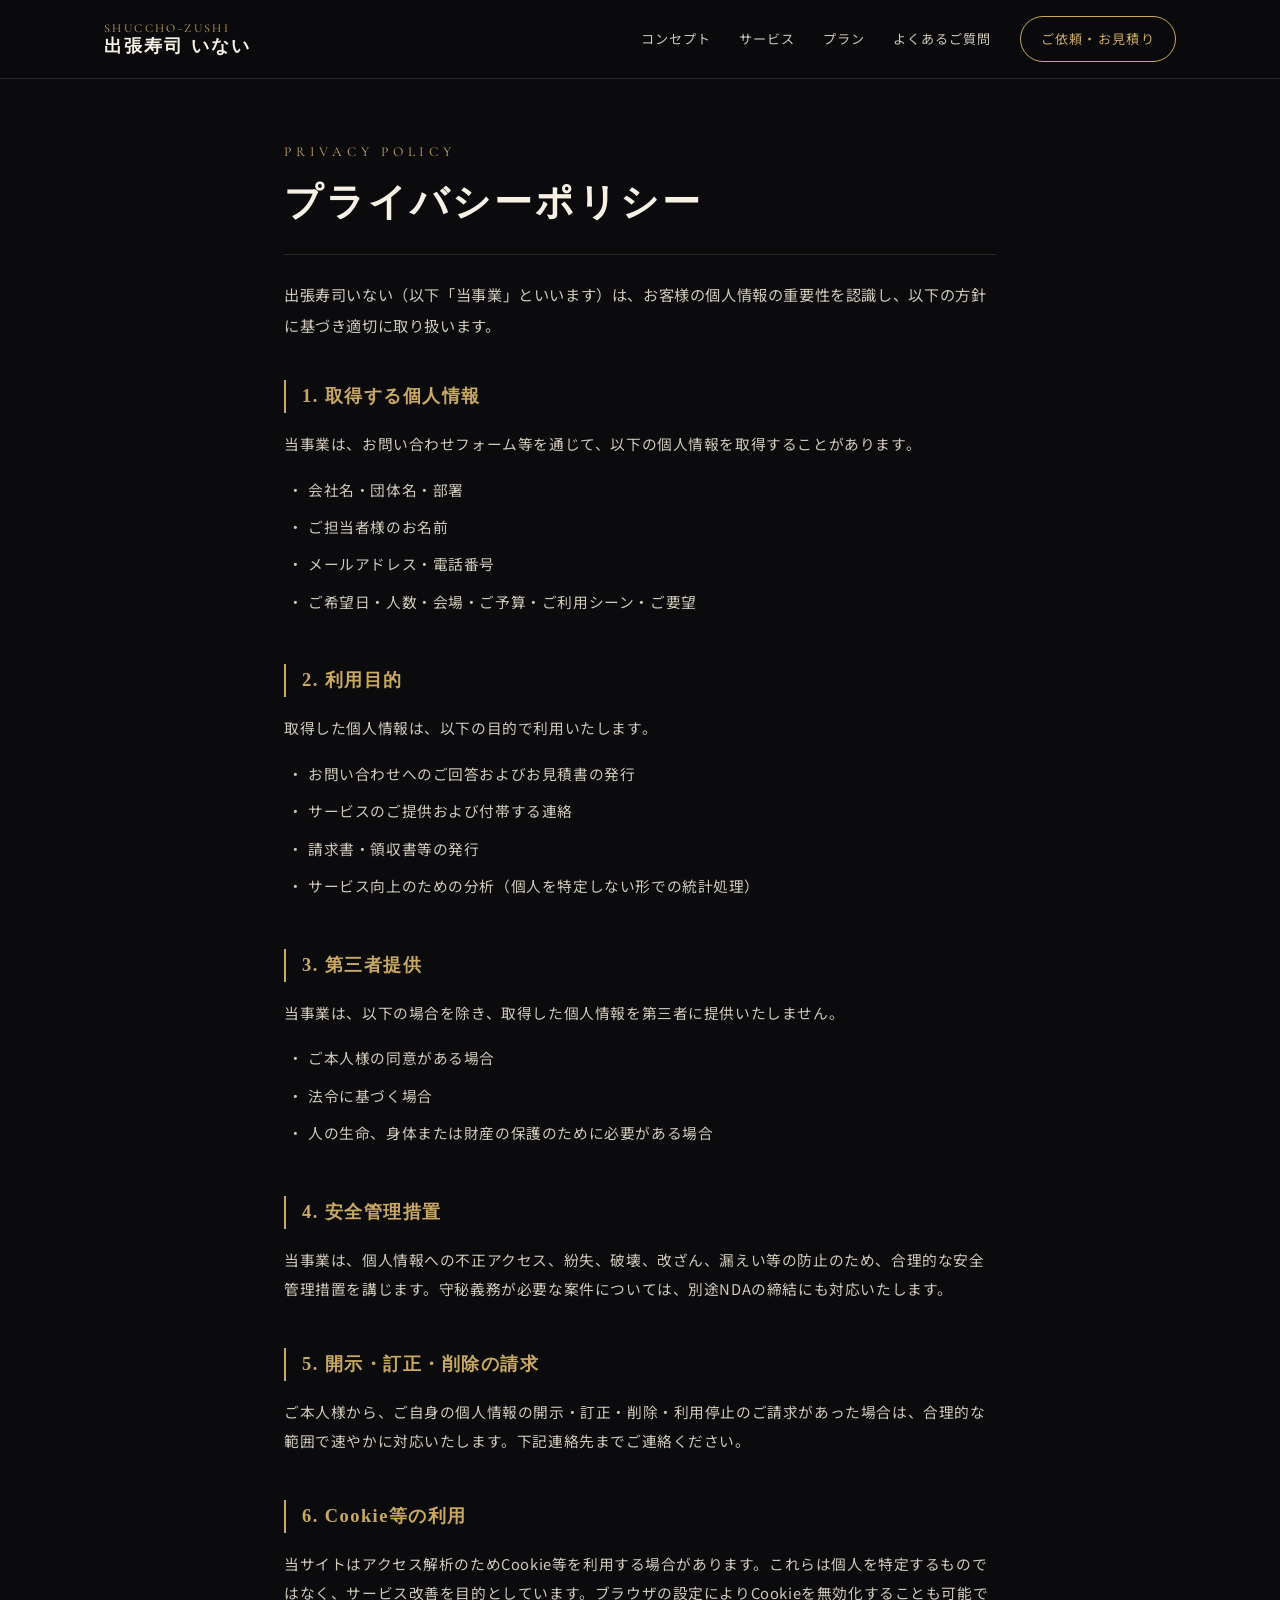
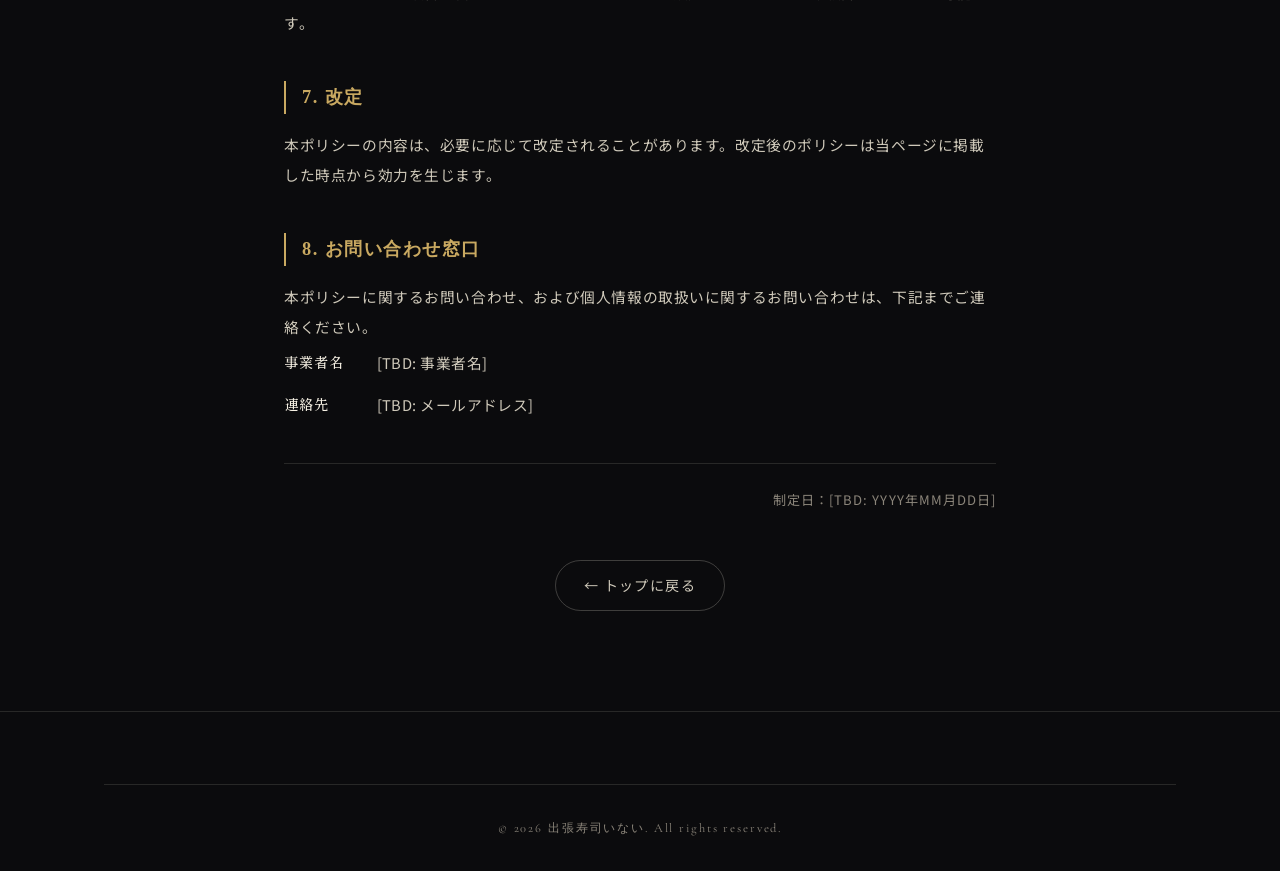
<file: catering/privacy.html>
<!DOCTYPE html>
<html lang="ja">
<head>
  <meta charset="UTF-8">
  <meta name="viewport" content="width=device-width, initial-scale=1.0, viewport-fit=cover">
  <title>プライバシーポリシー｜出張寿司いない</title>
  <meta name="description" content="出張寿司いないのプライバシーポリシー。">
  <meta name="robots" content="noindex">
  <meta name="theme-color" content="#0a0a0a">
  <link rel="preconnect" href="https://fonts.googleapis.com">
  <link rel="preconnect" href="https://fonts.gstatic.com" crossorigin>
  <link href="https://fonts.googleapis.com/css2?family=Shippori+Mincho+B1:wght@400;500;600;700;800&family=Noto+Sans+JP:wght@300;400;500;700&family=Cormorant+Garamond:ital,wght@0,300;0,400;0,500;1,300&display=swap" rel="stylesheet">
  <link rel="stylesheet" href="style.css">
</head>
<body>

  <header class="site-header is-scrolled">
    <div class="header-inner">
      <a href="index.html" class="brand">
        <span class="brand-en">Shuccho-Zushi</span>
        <span class="brand-jp">出張寿司 いない</span>
      </a>
      <nav class="nav-desktop">
        <a href="index.html#concept">コンセプト</a>
        <a href="index.html#service">サービス</a>
        <a href="index.html#plan">プラン</a>
        <a href="index.html#faq">よくあるご質問</a>
        <a href="index.html#contact" class="nav-cta">ご依頼・お見積り</a>
      </nav>
    </div>
  </header>

  <main class="legal-page">
    <div class="container container-narrow">
      <p class="eyebrow">Privacy Policy</p>
      <h1 class="legal-title">プライバシーポリシー</h1>
      <p class="legal-lead">
        出張寿司いない（以下「当事業」といいます）は、お客様の個人情報の重要性を認識し、以下の方針に基づき適切に取り扱います。
      </p>

      <section class="legal-section">
        <h2>1. 取得する個人情報</h2>
        <p>当事業は、お問い合わせフォーム等を通じて、以下の個人情報を取得することがあります。</p>
        <ul>
          <li>会社名・団体名・部署</li>
          <li>ご担当者様のお名前</li>
          <li>メールアドレス・電話番号</li>
          <li>ご希望日・人数・会場・ご予算・ご利用シーン・ご要望</li>
        </ul>
      </section>

      <section class="legal-section">
        <h2>2. 利用目的</h2>
        <p>取得した個人情報は、以下の目的で利用いたします。</p>
        <ul>
          <li>お問い合わせへのご回答およびお見積書の発行</li>
          <li>サービスのご提供および付帯する連絡</li>
          <li>請求書・領収書等の発行</li>
          <li>サービス向上のための分析（個人を特定しない形での統計処理）</li>
        </ul>
      </section>

      <section class="legal-section">
        <h2>3. 第三者提供</h2>
        <p>当事業は、以下の場合を除き、取得した個人情報を第三者に提供いたしません。</p>
        <ul>
          <li>ご本人様の同意がある場合</li>
          <li>法令に基づく場合</li>
          <li>人の生命、身体または財産の保護のために必要がある場合</li>
        </ul>
      </section>

      <section class="legal-section">
        <h2>4. 安全管理措置</h2>
        <p>当事業は、個人情報への不正アクセス、紛失、破壊、改ざん、漏えい等の防止のため、合理的な安全管理措置を講じます。守秘義務が必要な案件については、別途NDAの締結にも対応いたします。</p>
      </section>

      <section class="legal-section">
        <h2>5. 開示・訂正・削除の請求</h2>
        <p>ご本人様から、ご自身の個人情報の開示・訂正・削除・利用停止のご請求があった場合は、合理的な範囲で速やかに対応いたします。下記連絡先までご連絡ください。</p>
      </section>

      <section class="legal-section">
        <h2>6. Cookie等の利用</h2>
        <p>当サイトはアクセス解析のためCookie等を利用する場合があります。これらは個人を特定するものではなく、サービス改善を目的としています。ブラウザの設定によりCookieを無効化することも可能です。</p>
      </section>

      <section class="legal-section">
        <h2>7. 改定</h2>
        <p>本ポリシーの内容は、必要に応じて改定されることがあります。改定後のポリシーは当ページに掲載した時点から効力を生じます。</p>
      </section>

      <section class="legal-section">
        <h2>8. お問い合わせ窓口</h2>
        <p>本ポリシーに関するお問い合わせ、および個人情報の取扱いに関するお問い合わせは、下記までご連絡ください。</p>
        <dl class="legal-dl">
          <dt>事業者名</dt><dd>[TBD: 事業者名]</dd>
          <dt>連絡先</dt><dd>[TBD: メールアドレス]</dd>
        </dl>
      </section>

      <p class="legal-updated">制定日：[TBD: YYYY年MM月DD日]</p>

      <p class="legal-back">
        <a href="index.html">← トップに戻る</a>
      </p>
    </div>
  </main>

  <footer class="site-footer">
    <div class="container">
      <p class="copyright">© <span id="year"></span> 出張寿司いない. All rights reserved.</p>
    </div>
  </footer>

  <script>
    document.getElementById('year').textContent = new Date().getFullYear();
  </script>
</body>
</html>
</file>
<file: catering/style.css>
/* ===================================================
   出張寿司いない — Landing Page
   Design: Japanese dark × gold, editorial minimal
   =================================================== */

*, *::before, *::after { margin: 0; padding: 0; box-sizing: border-box; }

:root {
  --bg: #0b0b0d;
  --bg-2: #111114;
  --bg-3: #16161a;
  --ink: #f6f1e4;
  --ink-2: #cfc9ba;
  --ink-3: #8b857a;
  --line: rgba(246, 241, 228, 0.12);
  --line-strong: rgba(246, 241, 228, 0.22);
  --gold: #c9a961;
  --gold-2: #e7c988;
  --red: #b94040;
  --serif: 'Shippori Mincho B1', 'Yu Mincho', 'YuMincho', 'Hiragino Mincho ProN', serif;
  --sans: 'Noto Sans JP', -apple-system, BlinkMacSystemFont, "Segoe UI", sans-serif;
  --en: 'Cormorant Garamond', serif;
  --wrap: 1120px;
  --wrap-narrow: 760px;
  --ease: cubic-bezier(0.22, 0.61, 0.36, 1);
}

html { scroll-behavior: smooth; scroll-padding-top: 72px; }
body {
  font-family: var(--sans);
  background: var(--bg);
  color: var(--ink);
  line-height: 1.8;
  font-weight: 400;
  -webkit-font-smoothing: antialiased;
  overflow-x: hidden;
}

img, svg { max-width: 100%; display: block; }
a { color: inherit; text-decoration: none; transition: opacity 0.2s var(--ease), color 0.2s var(--ease); }
a:hover { opacity: 0.72; }

.container { max-width: var(--wrap); margin: 0 auto; padding: 0 24px; }
.container-narrow { max-width: var(--wrap-narrow); margin: 0 auto; padding: 0 24px; }
.sp-hide { display: inline; }
@media (max-width: 640px) { .sp-hide { display: none; } }

/* ===== Header ===== */
.site-header {
  position: fixed; top: 0; left: 0; right: 0; z-index: 50;
  background: rgba(11, 11, 13, 0.6);
  backdrop-filter: blur(18px);
  -webkit-backdrop-filter: blur(18px);
  border-bottom: 1px solid transparent;
  transition: background 0.3s var(--ease), border-color 0.3s var(--ease);
}
.site-header.is-scrolled {
  background: rgba(11, 11, 13, 0.88);
  border-bottom-color: var(--line);
}

.header-inner {
  max-width: var(--wrap); margin: 0 auto;
  display: flex; align-items: center; justify-content: space-between;
  padding: 16px 24px;
}

.brand { display: flex; flex-direction: column; line-height: 1.1; }
.brand-en { font-family: var(--en); font-size: 0.75rem; letter-spacing: 0.2em; color: var(--gold); text-transform: uppercase; }
.brand-jp { font-family: var(--serif); font-size: 1.1rem; font-weight: 600; letter-spacing: 0.12em; margin-top: 2px; }

.nav-desktop { display: flex; align-items: center; gap: 28px; }
.nav-desktop a { font-size: 0.82rem; letter-spacing: 0.08em; color: var(--ink-2); }
.nav-desktop a:hover { color: var(--ink); opacity: 1; }
.nav-cta {
  padding: 10px 20px;
  border: 1px solid var(--gold);
  color: var(--gold) !important;
  border-radius: 999px;
  letter-spacing: 0.1em !important;
  transition: all 0.2s var(--ease);
}
.nav-cta:hover { background: var(--gold); color: var(--bg) !important; opacity: 1; }

.nav-toggle {
  display: none;
  width: 40px; height: 40px;
  background: transparent; border: 0; cursor: pointer;
  flex-direction: column; justify-content: center; align-items: center; gap: 5px;
}
.nav-toggle span {
  display: block; width: 22px; height: 1px; background: var(--ink);
  transition: transform 0.3s var(--ease), opacity 0.3s var(--ease);
}
.nav-toggle[aria-expanded="true"] span:nth-child(1) { transform: translateY(6px) rotate(45deg); }
.nav-toggle[aria-expanded="true"] span:nth-child(2) { opacity: 0; }
.nav-toggle[aria-expanded="true"] span:nth-child(3) { transform: translateY(-6px) rotate(-45deg); }

.nav-mobile {
  position: fixed; top: 64px; left: 0; right: 0;
  background: rgba(11, 11, 13, 0.98);
  backdrop-filter: blur(18px);
  border-top: 1px solid var(--line);
  display: none; flex-direction: column;
  padding: 16px 24px 32px;
  max-height: calc(100vh - 64px); overflow-y: auto;
}
.nav-mobile.is-open { display: flex; }
.nav-mobile a {
  padding: 16px 0;
  border-bottom: 1px solid var(--line);
  font-family: var(--serif);
  font-size: 1rem;
  letter-spacing: 0.1em;
}
.nav-mobile .nav-cta {
  border: 1px solid var(--gold);
  color: var(--gold);
  border-radius: 999px;
  text-align: center;
  padding: 14px 20px;
  margin-top: 20px;
}

@media (max-width: 860px) {
  .nav-desktop { display: none; }
  .nav-toggle { display: flex; }
}

/* ===== Buttons ===== */
.btn {
  display: inline-flex; align-items: center; justify-content: center;
  padding: 16px 32px;
  font-family: var(--serif);
  font-size: 0.95rem;
  letter-spacing: 0.12em;
  border-radius: 999px;
  border: 1px solid transparent;
  cursor: pointer;
  transition: all 0.25s var(--ease);
  white-space: nowrap;
}
.btn-primary {
  background: var(--gold);
  color: #0b0b0d;
  font-weight: 600;
}
.btn-primary:hover { background: var(--gold-2); opacity: 1; transform: translateY(-1px); box-shadow: 0 12px 32px rgba(201, 169, 97, 0.25); }
.btn-ghost {
  background: transparent;
  color: var(--ink);
  border-color: var(--line-strong);
}
.btn-ghost:hover { border-color: var(--ink); opacity: 1; }
.btn-lg { padding: 20px 40px; font-size: 1.05rem; }

/* ===== Hero ===== */
.hero {
  position: relative;
  min-height: 100vh;
  min-height: 100svh;
  display: flex; align-items: center;
  padding: 120px 24px 80px;
  overflow: hidden;
}
.hero-bg {
  position: absolute; inset: 0;
  background:
    radial-gradient(ellipse at 20% 0%, rgba(201, 169, 97, 0.10), transparent 55%),
    radial-gradient(ellipse at 80% 100%, rgba(185, 64, 64, 0.08), transparent 60%),
    linear-gradient(180deg, #0a0a0c 0%, #0b0b0d 100%);
}
.hero-bg::before {
  content: '';
  position: absolute; inset: 0;
  background-image:
    repeating-linear-gradient(90deg, transparent 0, transparent 79px, rgba(246,241,228,0.025) 79px, rgba(246,241,228,0.025) 80px);
  mask-image: radial-gradient(ellipse at center, black 30%, transparent 75%);
}
.hero-bg::after {
  content: '寿';
  position: absolute;
  right: -8vw; bottom: -12vw;
  font-family: var(--serif);
  font-size: 56vw;
  line-height: 1;
  color: rgba(201, 169, 97, 0.045);
  font-weight: 800;
  user-select: none; pointer-events: none;
}

.hero-inner {
  position: relative;
  max-width: var(--wrap);
  width: 100%;
  margin: 0 auto;
}

.hero-eyebrow {
  display: inline-flex; align-items: center; gap: 12px;
  font-size: 0.82rem;
  letter-spacing: 0.2em;
  color: var(--ink-2);
  padding: 8px 16px;
  border: 1px solid var(--line);
  border-radius: 999px;
  margin-bottom: 36px;
}
.hero-eyebrow em { font-style: normal; color: var(--gold); font-family: var(--en); letter-spacing: 0.15em; font-weight: 500; }

.hero-title {
  font-family: var(--serif);
  font-size: clamp(2.8rem, 8vw, 6rem);
  font-weight: 700;
  letter-spacing: 0.04em;
  line-height: 1.15;
  margin-bottom: 40px;
}
.hero-title span { display: block; }
.hero-title span:nth-child(2) {
  color: transparent;
  -webkit-text-stroke: 1px var(--gold);
  background: linear-gradient(90deg, var(--gold-2), var(--gold));
  -webkit-background-clip: text;
  background-clip: text;
  -webkit-text-stroke: 0;
  color: var(--gold);
}

.hero-lead {
  font-family: var(--serif);
  font-size: clamp(1rem, 1.8vw, 1.2rem);
  line-height: 2.1;
  color: var(--ink-2);
  max-width: 620px;
  margin-bottom: 56px;
  letter-spacing: 0.05em;
}

.hero-actions {
  display: flex; flex-wrap: wrap; gap: 16px;
  margin-bottom: 80px;
}

.hero-meta {
  display: flex; gap: 56px;
  padding-top: 32px;
  border-top: 1px solid var(--line);
  max-width: 560px;
}
.hero-meta > div { display: flex; align-items: baseline; gap: 8px; }
.meta-num { font-family: var(--en); font-size: 2.2rem; font-weight: 300; color: var(--gold); }
.meta-label { font-size: 0.82rem; color: var(--ink-3); letter-spacing: 0.1em; }

@media (max-width: 640px) {
  .hero { padding: 100px 20px 60px; }
  .hero-meta { gap: 24px; }
  .meta-num { font-size: 1.8rem; }
}

/* ===== Section common ===== */
.section {
  padding: 120px 0;
  position: relative;
}
@media (max-width: 640px) { .section { padding: 80px 0; } }

.section-head { text-align: center; margin-bottom: 72px; }
.eyebrow {
  font-family: var(--en);
  font-size: 0.85rem;
  letter-spacing: 0.35em;
  color: var(--gold);
  text-transform: uppercase;
  margin-bottom: 16px;
  display: inline-block;
}
.eyebrow::before, .eyebrow::after {
  content: ''; display: inline-block; vertical-align: middle;
  width: 24px; height: 1px; background: var(--gold);
  margin: 0 12px;
}
.section-title {
  font-family: var(--serif);
  font-size: clamp(1.8rem, 4vw, 2.6rem);
  font-weight: 600;
  letter-spacing: 0.08em;
  line-height: 1.5;
}
.section-sub {
  margin-top: 16px;
  color: var(--ink-2);
  font-size: 0.95rem;
  letter-spacing: 0.05em;
}

/* ===== Concept ===== */
.section-concept { background: var(--bg-2); }
.concept-grid {
  display: grid;
  grid-template-columns: 1.3fr 1fr;
  gap: 72px;
  align-items: center;
}
@media (max-width: 860px) { .concept-grid { grid-template-columns: 1fr; gap: 48px; } }

.concept-text p {
  font-family: var(--serif);
  font-size: 1.05rem;
  line-height: 2.2;
  letter-spacing: 0.08em;
  color: var(--ink-2);
  margin-bottom: 24px;
}
.concept-text strong { color: var(--ink); font-weight: 600; }
.concept-sign {
  font-family: var(--serif);
  color: var(--gold) !important;
  letter-spacing: 0.2em;
  padding-top: 24px;
  border-top: 1px solid var(--line);
}

.visual-frame {
  aspect-ratio: 3 / 4;
  background:
    linear-gradient(135deg, rgba(201, 169, 97, 0.08), rgba(201, 169, 97, 0.02)),
    var(--bg-3);
  border: 1px solid var(--line);
  position: relative;
  overflow: hidden;
}
.visual-frame::before {
  content: '';
  position: absolute; inset: 16px;
  border: 1px solid var(--line-strong);
  pointer-events: none;
}
.visual-inner {
  position: absolute; inset: 0;
  display: flex; flex-direction: column;
  align-items: center; justify-content: center;
  gap: 12px;
}
.visual-inner .kanji {
  font-family: var(--serif);
  font-size: clamp(4rem, 12vw, 8rem);
  color: var(--gold);
  font-weight: 400;
  line-height: 1;
  opacity: 0.85;
}

/* ===== Service ===== */
.service-grid {
  display: grid;
  grid-template-columns: repeat(3, 1fr);
  gap: 24px;
}
@media (max-width: 960px) { .service-grid { grid-template-columns: 1fr; } }

.service-card {
  padding: 48px 36px;
  background: var(--bg-2);
  border: 1px solid var(--line);
  border-radius: 4px;
  position: relative;
  transition: border-color 0.3s var(--ease), transform 0.3s var(--ease);
}
.service-card:hover { border-color: var(--line-strong); transform: translateY(-4px); }
.service-card.featured {
  background: linear-gradient(180deg, rgba(201, 169, 97, 0.06), rgba(201, 169, 97, 0.01));
  border-color: rgba(201, 169, 97, 0.3);
}
.service-num {
  font-family: var(--serif);
  font-size: 1.8rem;
  color: var(--gold);
  margin-bottom: 20px;
  font-weight: 500;
}
.service-card h3 {
  font-family: var(--serif);
  font-size: 1.5rem;
  font-weight: 600;
  letter-spacing: 0.1em;
  margin-bottom: 20px;
}
.service-card > p {
  font-size: 0.92rem;
  line-height: 1.9;
  color: var(--ink-2);
  margin-bottom: 28px;
  letter-spacing: 0.04em;
}
.service-points {
  list-style: none;
  border-top: 1px solid var(--line);
  padding-top: 20px;
}
.service-points li {
  font-size: 0.85rem;
  color: var(--ink-2);
  padding: 6px 0 6px 18px;
  position: relative;
  letter-spacing: 0.05em;
}
.service-points li::before {
  content: '';
  position: absolute; left: 0; top: 14px;
  width: 8px; height: 1px; background: var(--gold);
}

/* ===== Reason (Why us) ===== */
.reason-grid {
  display: grid;
  grid-template-columns: repeat(3, 1fr);
  gap: 20px;
}
@media (max-width: 960px) { .reason-grid { grid-template-columns: repeat(2, 1fr); } }
@media (max-width: 640px) { .reason-grid { grid-template-columns: 1fr; } }

.reason-card {
  padding: 36px 28px;
  background: var(--bg-2);
  border: 1px solid var(--line);
  border-radius: 4px;
  transition: border-color 0.3s var(--ease), transform 0.3s var(--ease);
}
.reason-card:hover { border-color: var(--line-strong); transform: translateY(-4px); }
.reason-num {
  font-family: var(--en);
  font-size: 1.2rem;
  color: var(--gold);
  letter-spacing: 0.15em;
  margin-bottom: 16px;
}
.reason-card h3 {
  font-family: var(--serif);
  font-size: 1.15rem;
  font-weight: 600;
  letter-spacing: 0.08em;
  margin-bottom: 14px;
  line-height: 1.5;
}
.reason-card p {
  font-size: 0.88rem;
  line-height: 1.95;
  color: var(--ink-2);
  letter-spacing: 0.03em;
}

/* ===== Cases ===== */
.case-grid {
  display: grid;
  grid-template-columns: repeat(3, 1fr);
  gap: 20px;
  margin-bottom: 24px;
}
@media (max-width: 960px) { .case-grid { grid-template-columns: 1fr; } }

.case-card {
  padding: 36px 28px;
  background: var(--bg-2);
  border: 1px solid var(--line);
  border-radius: 4px;
  display: flex; flex-direction: column;
  transition: border-color 0.3s var(--ease);
}
.case-card:hover { border-color: var(--line-strong); }
.case-meta {
  display: flex; align-items: center; justify-content: space-between;
  gap: 12px;
  margin-bottom: 20px;
}
.case-tag {
  font-size: 0.72rem;
  letter-spacing: 0.15em;
  padding: 5px 12px;
  border: 1px solid var(--gold);
  color: var(--gold);
  border-radius: 999px;
  font-weight: 500;
}
.case-size {
  font-family: var(--en);
  font-size: 0.95rem;
  color: var(--ink-3);
  letter-spacing: 0.1em;
}
.case-title {
  font-family: var(--serif);
  font-size: 1.1rem;
  font-weight: 600;
  letter-spacing: 0.08em;
  margin-bottom: 14px;
  line-height: 1.55;
}
.case-body {
  font-size: 0.88rem;
  line-height: 1.95;
  color: var(--ink-2);
  letter-spacing: 0.03em;
  margin-bottom: 20px;
  flex: 1;
}
.case-quote {
  font-family: var(--serif);
  font-size: 0.92rem;
  color: var(--ink);
  line-height: 1.8;
  padding-top: 16px;
  border-top: 1px solid var(--line);
  letter-spacing: 0.05em;
}
.case-from {
  display: block;
  margin-top: 8px;
  font-family: var(--sans);
  font-size: 0.78rem;
  color: var(--ink-3);
  letter-spacing: 0.08em;
}
.case-note {
  text-align: center;
  color: var(--ink-3);
  font-size: 0.78rem;
  letter-spacing: 0.03em;
}

/* ===== Plan ===== */
.section-plan { background: var(--bg-2); }
.plan-grid {
  display: grid;
  grid-template-columns: repeat(3, 1fr);
  gap: 20px;
  margin-bottom: 32px;
}
@media (max-width: 860px) { .plan-grid { grid-template-columns: 1fr; } }

.plan-card {
  padding: 48px 36px;
  background: var(--bg);
  border: 1px solid var(--line);
  border-radius: 4px;
  position: relative;
  text-align: center;
  transition: all 0.3s var(--ease);
}
.plan-card:hover { border-color: var(--line-strong); }
.plan-featured {
  border-color: var(--gold);
  background: linear-gradient(180deg, rgba(201, 169, 97, 0.08), var(--bg));
  transform: scale(1.02);
}
@media (max-width: 860px) { .plan-featured { transform: none; } }

.plan-badge {
  position: absolute; top: -12px; left: 50%; transform: translateX(-50%);
  background: var(--gold);
  color: var(--bg);
  font-size: 0.7rem;
  letter-spacing: 0.2em;
  padding: 4px 16px;
  border-radius: 999px;
  font-weight: 600;
}

.plan-card header { margin-bottom: 28px; }
.plan-label {
  font-family: var(--serif);
  font-size: 1.2rem;
  letter-spacing: 0.2em;
  color: var(--gold);
  margin-bottom: 16px;
  font-weight: 500;
}
.plan-price {
  display: flex; align-items: baseline; justify-content: center; gap: 4px;
}
.price-num {
  font-family: var(--en);
  font-size: 2.6rem;
  font-weight: 300;
  letter-spacing: 0.02em;
}
.price-unit {
  font-size: 0.82rem;
  color: var(--ink-2);
  letter-spacing: 0.1em;
}

.plan-list {
  list-style: none;
  padding: 24px 0;
  border-top: 1px solid var(--line);
  border-bottom: 1px solid var(--line);
  margin-bottom: 24px;
}
.plan-list li {
  font-size: 0.9rem;
  padding: 8px 0;
  color: var(--ink-2);
  letter-spacing: 0.04em;
}
.plan-note {
  font-family: var(--serif);
  font-size: 0.9rem;
  color: var(--ink-3);
  letter-spacing: 0.15em;
}

.plan-caveat {
  text-align: center;
  color: var(--ink-3);
  font-size: 0.82rem;
  line-height: 2;
  letter-spacing: 0.03em;
}

/* ===== Scene ===== */
.scene-grid {
  display: grid;
  grid-template-columns: repeat(6, 1fr);
  gap: 16px;
}
@media (max-width: 860px) { .scene-grid { grid-template-columns: repeat(3, 1fr); } }
@media (max-width: 480px) { .scene-grid { grid-template-columns: repeat(2, 1fr); } }

.scene-item {
  aspect-ratio: 1;
  background: var(--bg-2);
  border: 1px solid var(--line);
  display: flex; flex-direction: column;
  align-items: center; justify-content: center;
  gap: 12px;
  padding: 16px;
  text-align: center;
  transition: all 0.3s var(--ease);
}
.scene-item:hover {
  border-color: var(--gold);
  background: linear-gradient(180deg, rgba(201, 169, 97, 0.06), var(--bg-2));
}
.scene-item span {
  font-family: var(--serif);
  font-size: 2rem;
  color: var(--gold);
  font-weight: 500;
  line-height: 1;
}
.scene-item p {
  font-size: 0.8rem;
  color: var(--ink-2);
  letter-spacing: 0.05em;
}

/* ===== Flow ===== */
.section-flow { background: var(--bg-2); }
.flow-list {
  list-style: none;
  display: grid;
  grid-template-columns: repeat(4, 1fr);
  gap: 0;
  position: relative;
}
.flow-list::before {
  content: '';
  position: absolute;
  top: 44px; left: 12%; right: 12%;
  height: 1px;
  background: linear-gradient(90deg, transparent, var(--gold), transparent);
  opacity: 0.4;
}
@media (max-width: 860px) {
  .flow-list { grid-template-columns: 1fr; gap: 32px; }
  .flow-list::before { display: none; }
}

.flow-list li {
  text-align: center;
  padding: 0 16px;
  position: relative;
}
.flow-step {
  display: inline-flex; align-items: center; justify-content: center;
  width: 88px; height: 88px;
  border-radius: 50%;
  background: var(--bg);
  border: 1px solid var(--gold);
  color: var(--gold);
  font-family: var(--en);
  font-size: 1.5rem;
  font-weight: 400;
  letter-spacing: 0.05em;
  margin-bottom: 24px;
  position: relative;
  z-index: 1;
}
.flow-list h3 {
  font-family: var(--serif);
  font-size: 1.15rem;
  font-weight: 600;
  letter-spacing: 0.1em;
  margin-bottom: 12px;
}
.flow-list p {
  font-size: 0.88rem;
  color: var(--ink-2);
  line-height: 1.9;
  letter-spacing: 0.03em;
}

/* ===== FAQ ===== */
.faq-list {
  max-width: 820px;
  margin: 0 auto;
}
.faq-list details {
  border-bottom: 1px solid var(--line);
  padding: 24px 0;
}
.faq-list summary {
  font-family: var(--serif);
  font-size: 1.05rem;
  font-weight: 500;
  letter-spacing: 0.08em;
  cursor: pointer;
  list-style: none;
  display: flex; align-items: center; justify-content: space-between;
  gap: 24px;
  padding-right: 8px;
  transition: color 0.2s var(--ease);
}
.faq-list summary::-webkit-details-marker { display: none; }
.faq-list summary::after {
  content: '＋';
  color: var(--gold);
  font-weight: 300;
  font-size: 1.2rem;
  transition: transform 0.3s var(--ease);
}
.faq-list details[open] summary { color: var(--gold); }
.faq-list details[open] summary::after {
  content: '−';
  transform: rotate(0deg);
}
.faq-list details p {
  padding-top: 20px;
  color: var(--ink-2);
  line-height: 2;
  font-size: 0.92rem;
  letter-spacing: 0.04em;
}

/* ===== Contact form ===== */
.section-contact {
  background:
    radial-gradient(ellipse at 50% 0%, rgba(201, 169, 97, 0.06), transparent 60%),
    var(--bg);
}

.contact-form {
  background: var(--bg-2);
  border: 1px solid var(--line);
  padding: 48px;
  border-radius: 4px;
  display: flex; flex-direction: column; gap: 24px;
}
@media (max-width: 640px) { .contact-form { padding: 32px 24px; } }

.field-row {
  display: grid;
  grid-template-columns: 1fr 1fr;
  gap: 24px;
}
@media (max-width: 640px) { .field-row { grid-template-columns: 1fr; } }

.field { display: flex; flex-direction: column; gap: 10px; }
.field label {
  font-family: var(--serif);
  font-size: 0.92rem;
  font-weight: 500;
  letter-spacing: 0.1em;
  color: var(--ink);
  display: flex; align-items: center; gap: 8px;
}
.req {
  background: var(--red);
  color: var(--ink);
  font-size: 0.65rem;
  padding: 2px 8px;
  border-radius: 2px;
  letter-spacing: 0.15em;
  font-weight: 400;
  font-family: var(--sans);
}

.field input,
.field select,
.field textarea {
  background: var(--bg);
  border: 1px solid var(--line);
  color: var(--ink);
  padding: 14px 16px;
  font-family: var(--sans);
  font-size: 0.95rem;
  border-radius: 2px;
  transition: border-color 0.2s var(--ease), background 0.2s var(--ease);
  width: 100%;
}
.field input:focus,
.field select:focus,
.field textarea:focus {
  outline: none;
  border-color: var(--gold);
  background: var(--bg-3);
}
.field textarea { resize: vertical; min-height: 120px; line-height: 1.8; }
.field select {
  appearance: none;
  background-image: url("data:image/svg+xml;utf8,<svg xmlns='http://www.w3.org/2000/svg' width='12' height='8' viewBox='0 0 12 8'><path fill='%23c9a961' d='M6 8L0 0h12z'/></svg>");
  background-repeat: no-repeat;
  background-position: right 16px center;
  padding-right: 40px;
}

.chip-group { display: flex; flex-wrap: wrap; gap: 10px; }
.chip { cursor: pointer; }
.chip input { position: absolute; opacity: 0; pointer-events: none; }
.chip span {
  display: inline-block;
  padding: 10px 20px;
  border: 1px solid var(--line);
  border-radius: 999px;
  font-size: 0.85rem;
  letter-spacing: 0.08em;
  color: var(--ink-2);
  transition: all 0.2s var(--ease);
}
.chip:hover span { border-color: var(--line-strong); color: var(--ink); }
.chip input:checked + span {
  background: rgba(201, 169, 97, 0.12);
  border-color: var(--gold);
  color: var(--gold);
}

.agree {
  display: flex; align-items: center; gap: 12px;
  font-size: 0.9rem;
  color: var(--ink-2);
  cursor: pointer;
  letter-spacing: 0.05em;
}
.agree input { accent-color: var(--gold); width: 18px; height: 18px; }

.form-note {
  text-align: center;
  font-size: 0.8rem;
  color: var(--ink-3);
  margin-top: 4px;
  letter-spacing: 0.03em;
}

.form-success {
  background: var(--bg-2);
  border: 1px solid var(--gold);
  padding: 64px 32px;
  text-align: center;
  border-radius: 4px;
}
.success-mark {
  font-family: var(--serif);
  font-size: 4rem;
  color: var(--gold);
  line-height: 1;
  margin-bottom: 16px;
}
.form-success h3 {
  font-family: var(--serif);
  font-size: 1.4rem;
  letter-spacing: 0.1em;
  margin-bottom: 16px;
}
.form-success p {
  color: var(--ink-2);
  line-height: 2;
  font-size: 0.95rem;
}

/* ===== Footer ===== */
.site-footer {
  padding: 72px 0 32px;
  border-top: 1px solid var(--line);
  background: var(--bg);
}
.footer-grid {
  display: grid;
  grid-template-columns: 2fr 1fr 1fr;
  gap: 48px;
  margin-bottom: 48px;
}
@media (max-width: 640px) { .footer-grid { grid-template-columns: 1fr; gap: 32px; } }

.footer-brand {
  font-family: var(--serif);
  font-size: 1.2rem;
  letter-spacing: 0.15em;
  color: var(--gold);
  margin-bottom: 12px;
  font-weight: 600;
}
.footer-desc {
  color: var(--ink-3);
  font-size: 0.85rem;
  line-height: 1.9;
  letter-spacing: 0.04em;
}
.footer-heading {
  font-family: var(--en);
  font-size: 0.8rem;
  letter-spacing: 0.25em;
  color: var(--gold);
  text-transform: uppercase;
  margin-bottom: 20px;
}
.site-footer ul { list-style: none; }
.site-footer ul li { padding: 6px 0; }
.site-footer ul a { font-size: 0.88rem; color: var(--ink-2); letter-spacing: 0.05em; }

.copyright {
  text-align: center;
  padding-top: 32px;
  border-top: 1px solid var(--line);
  color: var(--ink-3);
  font-size: 0.78rem;
  letter-spacing: 0.15em;
  font-family: var(--en);
}

/* ===== Legal pages (privacy / business info) ===== */
.legal-page {
  padding: 140px 0 100px;
  min-height: calc(100vh - 240px);
}
.legal-page .eyebrow { display: block; text-align: left; margin-bottom: 12px; }
.legal-page .eyebrow::before,
.legal-page .eyebrow::after { display: none; }
.legal-title {
  font-family: var(--serif);
  font-size: clamp(1.8rem, 4vw, 2.4rem);
  font-weight: 600;
  letter-spacing: 0.08em;
  line-height: 1.4;
  margin-bottom: 24px;
  padding-bottom: 24px;
  border-bottom: 1px solid var(--line);
}
.legal-lead {
  color: var(--ink-2);
  line-height: 2;
  margin-bottom: 40px;
  letter-spacing: 0.04em;
  font-size: 0.95rem;
}
.legal-section { margin-bottom: 44px; }
.legal-section h2 {
  font-family: var(--serif);
  font-size: 1.15rem;
  font-weight: 600;
  letter-spacing: 0.08em;
  color: var(--gold);
  margin-bottom: 16px;
  padding-left: 16px;
  border-left: 2px solid var(--gold);
}
.legal-section p,
.legal-section ul {
  color: var(--ink-2);
  line-height: 2;
  font-size: 0.92rem;
  letter-spacing: 0.04em;
}
.legal-section ul { padding-left: 20px; margin-top: 12px; }
.legal-section li { padding: 4px 0; list-style-type: '・'; padding-left: 4px; }
.legal-section p + p { margin-top: 12px; }

.legal-dl {
  display: grid;
  grid-template-columns: auto 1fr;
  gap: 14px 32px;
  padding-top: 8px;
}
.legal-dl dt {
  font-family: var(--serif);
  font-size: 0.9rem;
  color: var(--ink);
  letter-spacing: 0.08em;
  font-weight: 500;
}
.legal-dl dd {
  font-size: 0.92rem;
  color: var(--ink-2);
  line-height: 1.9;
  letter-spacing: 0.03em;
}
.legal-dl-table {
  grid-template-columns: 220px 1fr;
  gap: 0;
  border-top: 1px solid var(--line);
}
.legal-dl-table dt,
.legal-dl-table dd {
  padding: 18px 20px;
  border-bottom: 1px solid var(--line);
}
.legal-dl-table dt { background: var(--bg-2); }
@media (max-width: 640px) {
  .legal-dl, .legal-dl-table {
    grid-template-columns: 1fr;
    gap: 0;
  }
  .legal-dl-table dt { padding-bottom: 6px; border-bottom: 0; }
  .legal-dl-table dd { padding-top: 6px; }
  .legal-dl dt { padding: 12px 0 4px; }
  .legal-dl dd { padding: 0 0 12px; }
}

.legal-updated {
  color: var(--ink-3);
  font-size: 0.82rem;
  letter-spacing: 0.08em;
  text-align: right;
  margin-top: 40px;
  padding-top: 24px;
  border-top: 1px solid var(--line);
}
.legal-back {
  margin-top: 48px;
  text-align: center;
}
.legal-back a {
  display: inline-block;
  padding: 12px 28px;
  border: 1px solid var(--line-strong);
  border-radius: 999px;
  font-size: 0.88rem;
  letter-spacing: 0.1em;
  color: var(--ink-2);
  transition: all 0.2s var(--ease);
}
.legal-back a:hover {
  border-color: var(--gold);
  color: var(--gold);
  opacity: 1;
}

/* ===== Scroll reveal ===== */
.reveal {
  opacity: 0;
  transform: translateY(24px);
  transition: opacity 0.8s var(--ease), transform 0.8s var(--ease);
}
.reveal.is-visible {
  opacity: 1;
  transform: translateY(0);
}

@media (prefers-reduced-motion: reduce) {
  *, *::before, *::after {
    animation-duration: 0.01ms !important;
    transition-duration: 0.01ms !important;
  }
  html { scroll-behavior: auto; }
}
</file>
